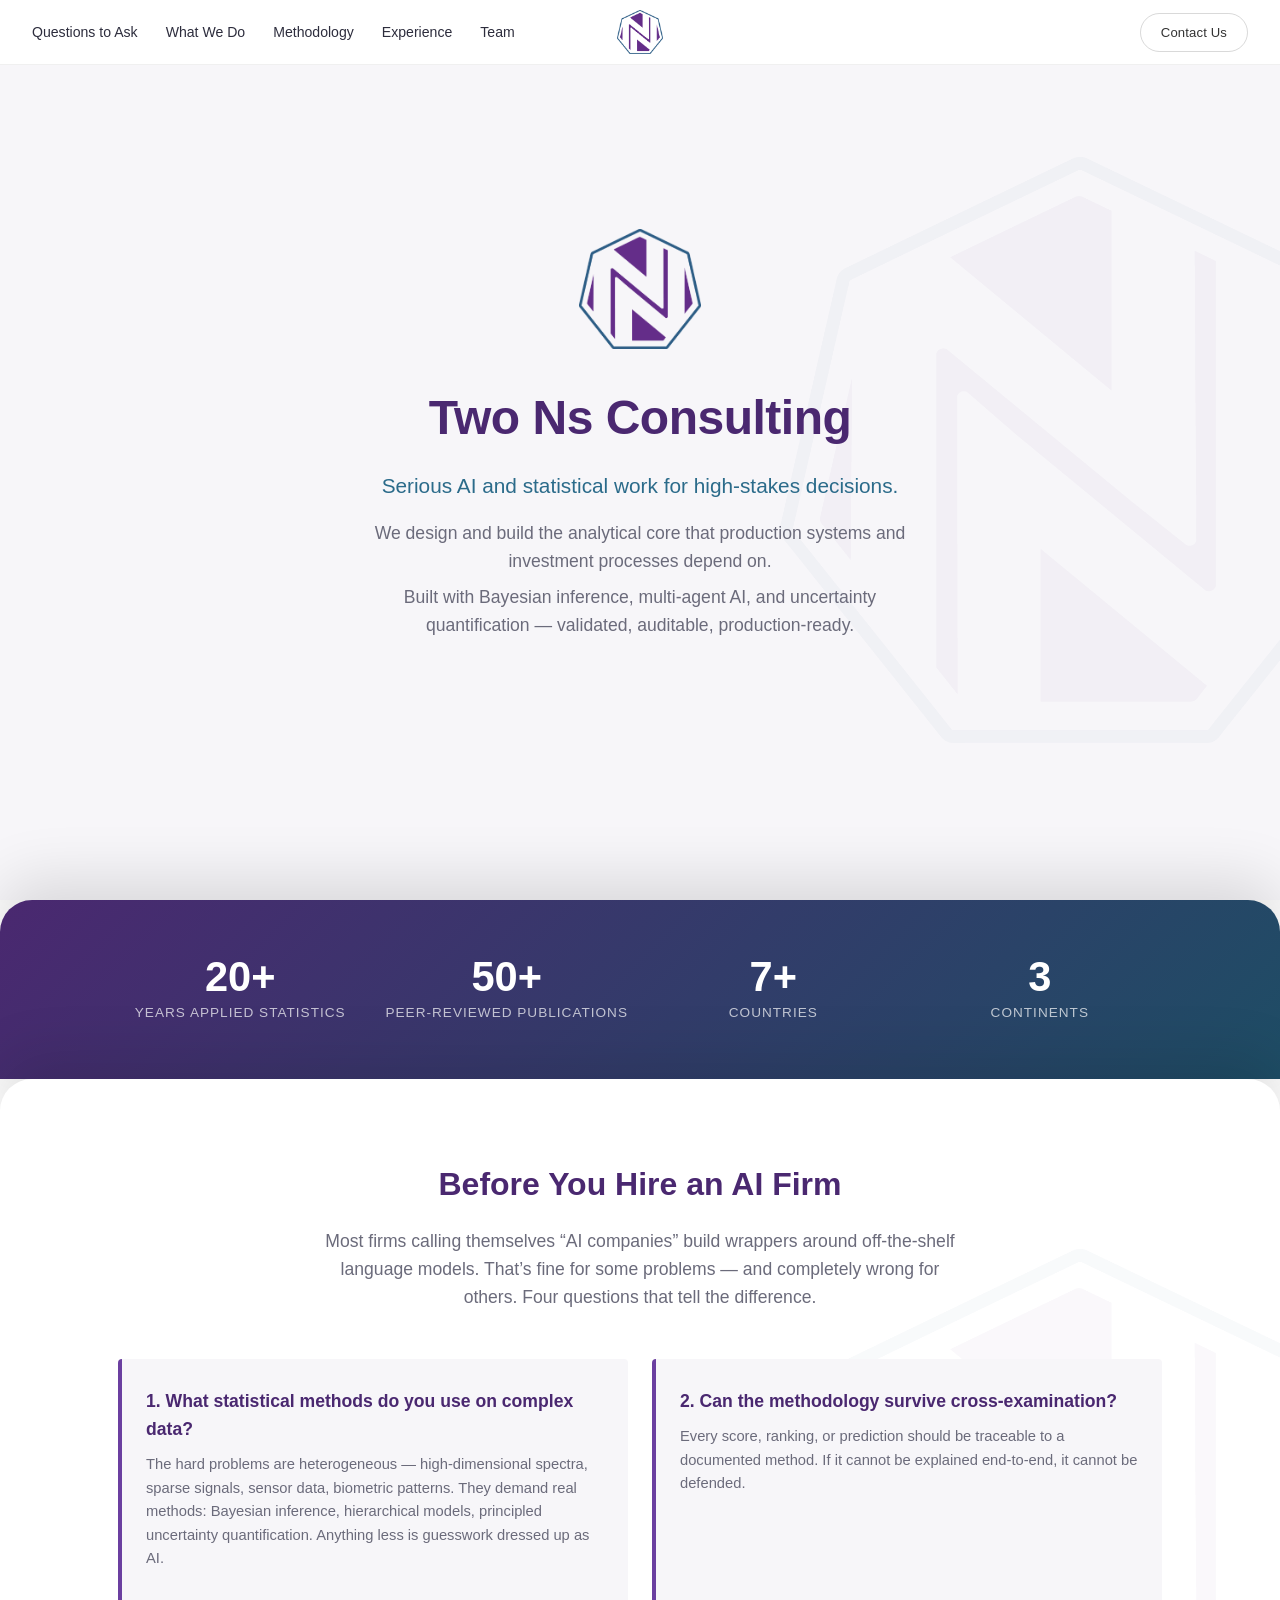
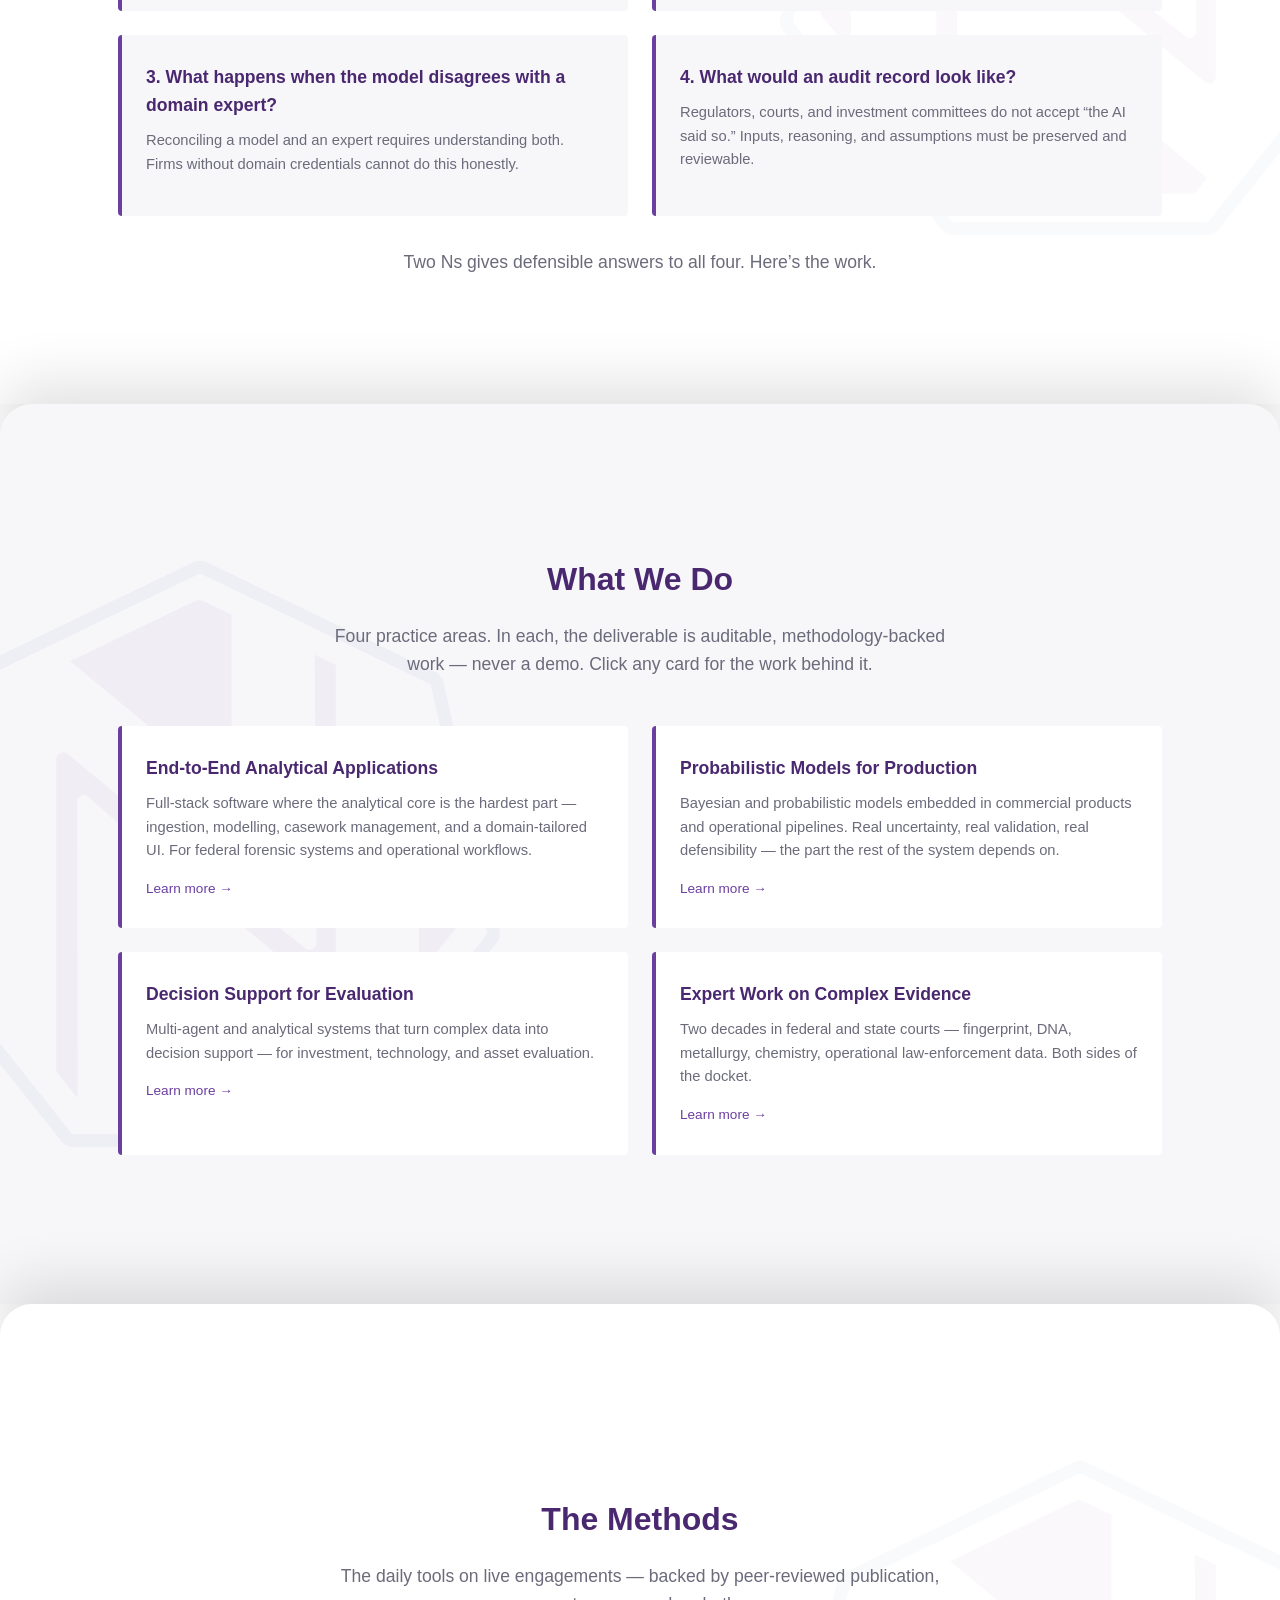
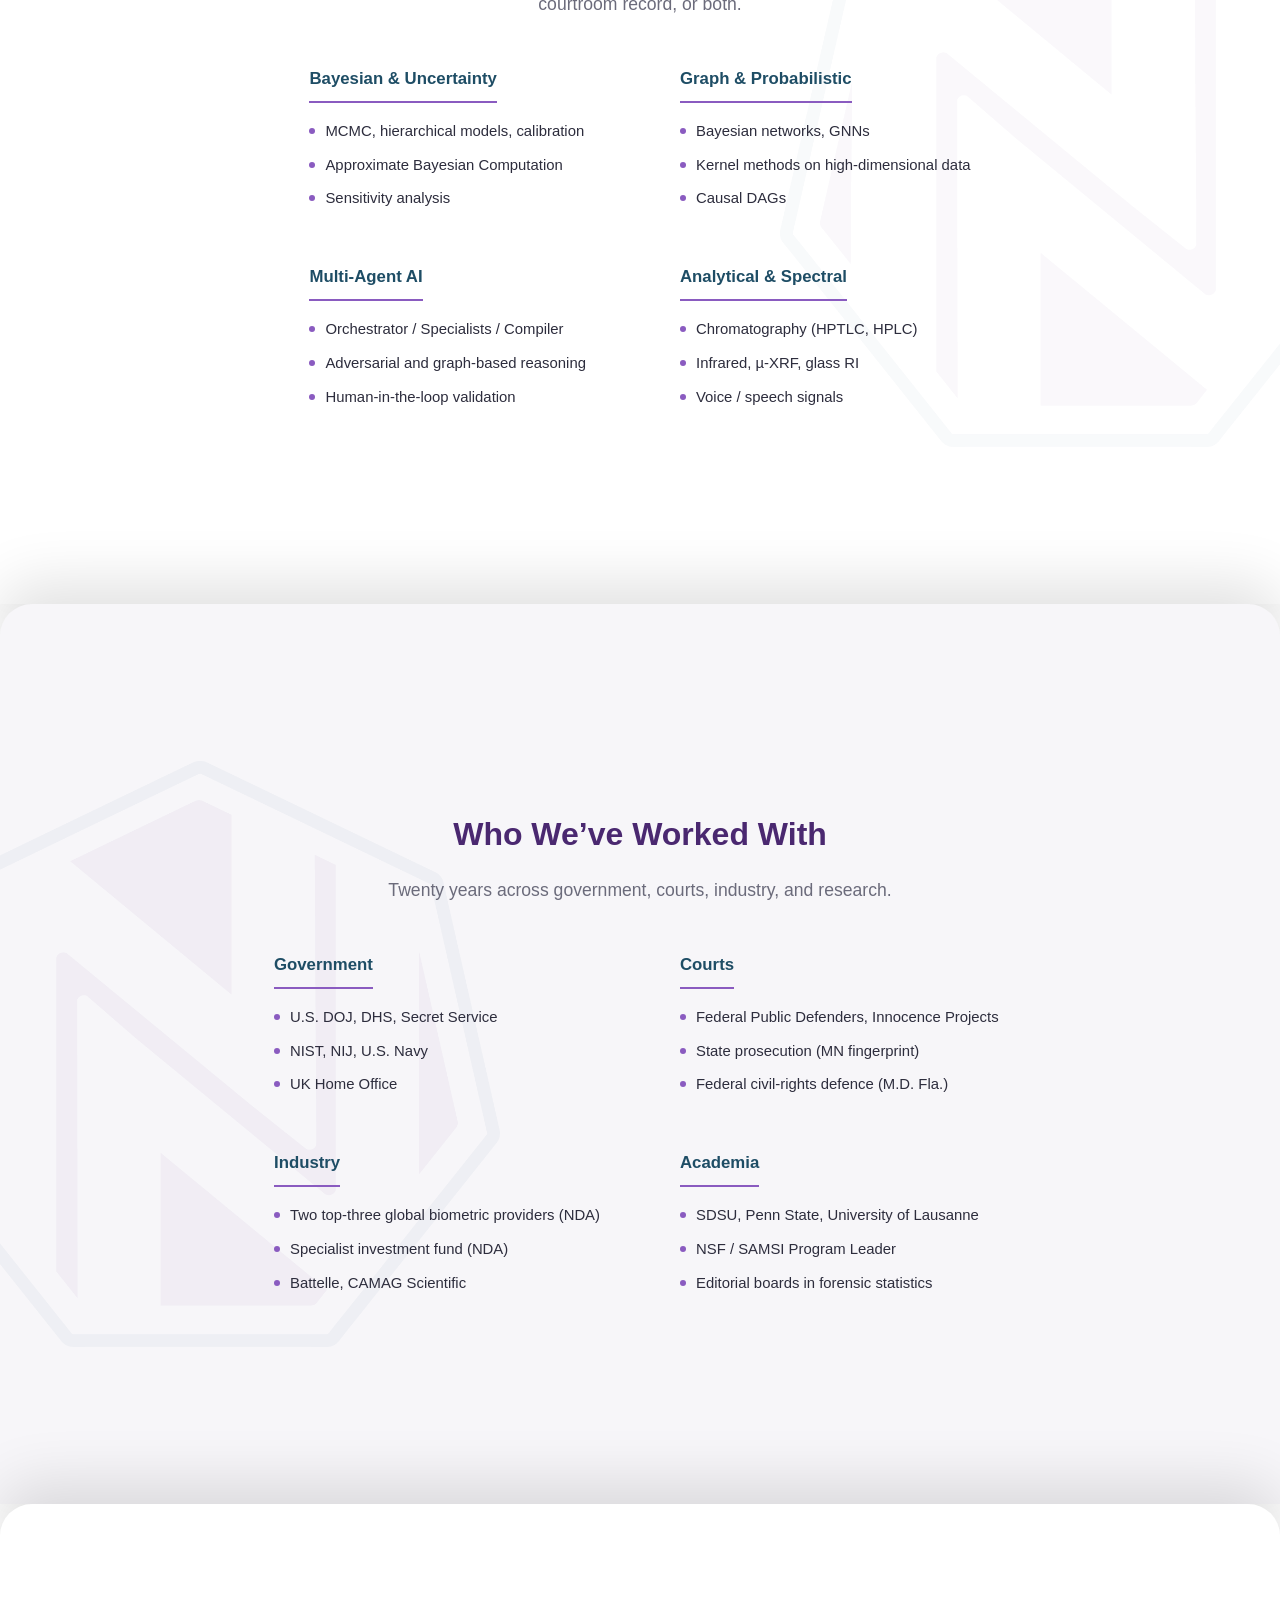
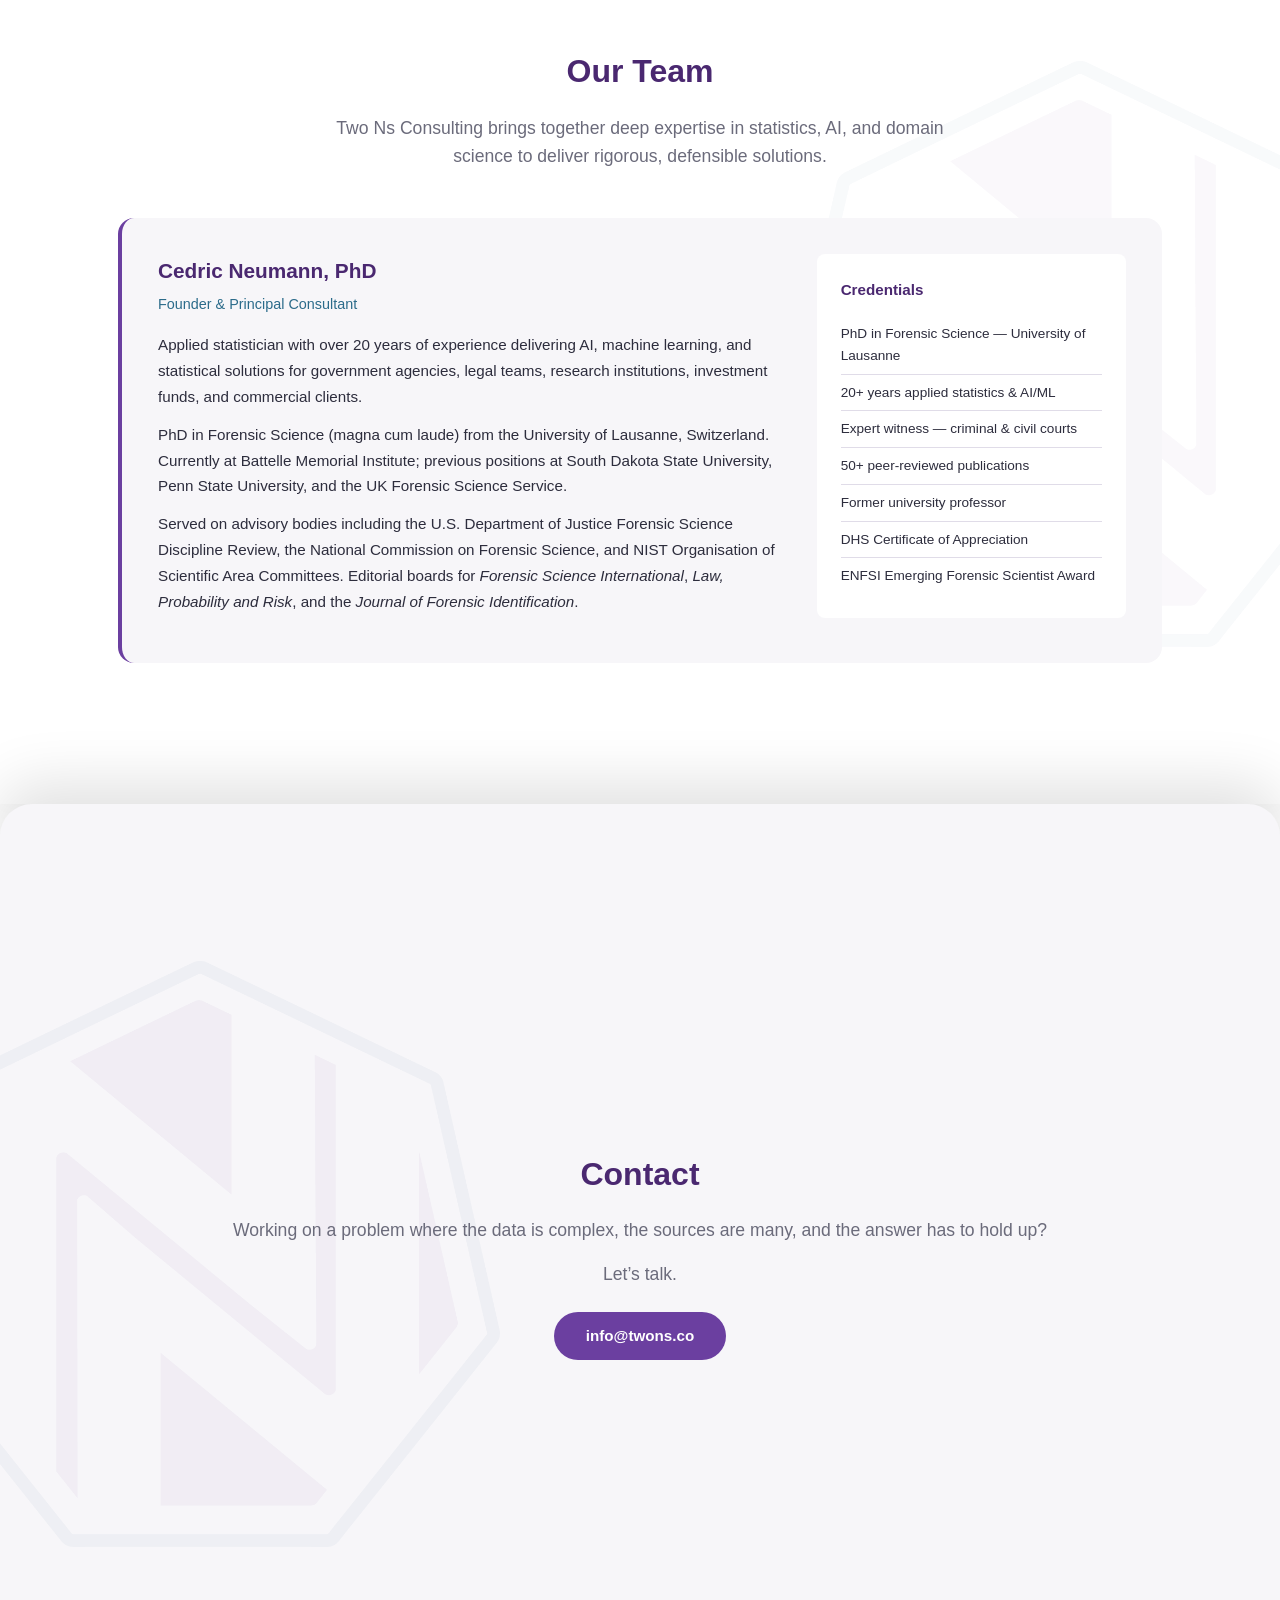
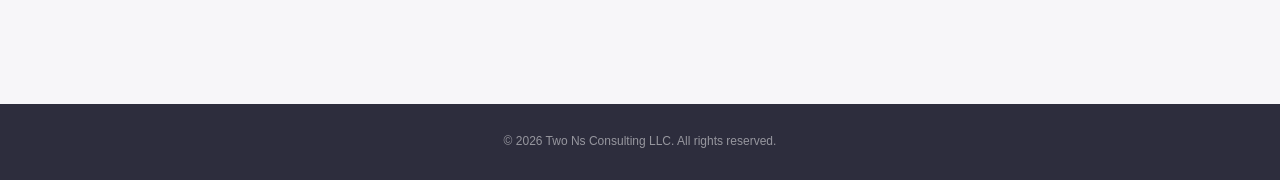
<file: index.html>
<!DOCTYPE html>
<!--
    =====================================================================
    Two Ns Consulting — index.html
    Revised 2026-05-10 to reflect the two hero stories agreed in:
        4_market_research_and_ideas/2NS_Website_Hero_Story_Rights_Assessment.md
    Backup of prior version: index_BCK_2026-05-10.html
    Key changes vs. prior:
      - Two hero-story sections added (Story 1 = analytical core for
        high-stakes systems; Story 2 = statistical expert work in legal
        proceedings).
      - Removed IDEMIA and GIA from modal-stats body and Experience list
        (per IDEMIA SA Section 6.1 and GIA MNDA Section 3 — see rights doc).
      - Anonymized SANNT and the biometrics work; named USSS, DHS, DOJ,
        NIST, NIJ where public attribution is established.
      - Added Hull (MN A09-220) and Ex Parte Escobar (TX) as named legal
        anchors; OCSO civil-rights tile reframed to be diagnostic-only,
        no client-guilt implication.
      - Capability claims back-anchored to public peer-reviewed papers.
    =====================================================================
-->
<html lang="en">
<head>
    <meta charset="UTF-8">
    <meta name="viewport" content="width=device-width, initial-scale=1.0">
    <title>Two Ns Consulting | Real Modelling for Defensible Decisions</title>
    <meta name="description" content="Two Ns Consulting LLC builds the analytical core of high-stakes systems — investment evaluation, production AI, decision support. Bayesian inference, multi-agent AI, uncertainty quantification. Validated, auditable, production-ready.">
    <meta name="robots" content="noindex, nofollow">
    <link rel="icon" type="image/png" href="assets/images/logo.png">
    <link rel="stylesheet" href="assets/style.css?v=20260510-1">
</head>
<body>

    <nav>
        <div class="nav-inner">
            <div class="nav-left">
                <div class="nav-links">
                    <a href="#questions">Questions to Ask</a>
                    <a href="#services">What We Do</a>
                    <a href="#methodology">Methodology</a>
                    <a href="#experience">Experience</a>
                    <a href="#about">Team</a>
                </div>
                <button class="nav-toggle" aria-label="Toggle navigation">
                    <span></span>
                    <span></span>
                    <span></span>
                </button>
            </div>
            <a href="#" class="nav-logo">
                <img src="assets/images/logo.png" alt="Two Ns Consulting" class="nav-logo-img">
            </a>
            <div class="nav-right">
                <a href="#contact" class="nav-cta">Contact Us</a>
            </div>
        </div>
    </nav>

    <main class="stack">

    <!-- HERO -->
    <section class="hero-tile tile">
        <div class="bg-logo"></div>
        <div class="wrap centered">
            <img src="assets/images/logo.png" alt="Two Ns Consulting" class="hero-logo">
            <h1>Two Ns Consulting</h1>
            <p class="tagline">Serious AI and statistical work for high-stakes decisions.</p>
            <p class="hero-sub" style="margin-bottom:0.5rem;">We design and build the analytical core that production systems and investment processes depend on.</p>
            <p class="hero-sub" style="margin-top:0;">Built with Bayesian inference, multi-agent AI, and uncertainty quantification &mdash; validated, auditable, production-ready.</p>
        </div>
    </section>

    <!-- STATS -->
    <section class="stats-tile tile">
        <div class="wrap">
            <div class="stats-grid">
                <div class="stat">
                    <span class="stat-number">20+</span>
                    <span class="stat-label">Years Applied Statistics</span>
                </div>
                <div class="stat">
                    <span class="stat-number">50+</span>
                    <span class="stat-label">Peer-Reviewed Publications</span>
                </div>
                <div class="stat">
                    <span class="stat-number">7+</span>
                    <span class="stat-label">Countries</span>
                </div>
                <div class="stat">
                    <span class="stat-number">3</span>
                    <span class="stat-label">Continents</span>
                </div>
            </div>
        </div>
    </section>

    <!-- QUESTIONS TO ASK ANY AI FIRM -->
    <section id="questions" class="sec-tile tile">
        <div class="bg-logo"></div>
        <div class="wrap">
            <h2>Before You Hire an AI Firm</h2>
            <p class="section-intro">Most firms calling themselves &ldquo;AI companies&rdquo; build wrappers around off-the-shelf language models. That&rsquo;s fine for some problems &mdash; and completely wrong for others. Four questions that tell the difference.</p>

            <div class="services-grid">
                <div class="service-card">
                    <h3>1. What statistical methods do you use on complex data?</h3>
                    <p>The hard problems are heterogeneous &mdash; high-dimensional spectra, sparse signals, sensor data, biometric patterns. They demand real methods: Bayesian inference, hierarchical models, principled uncertainty quantification. Anything less is guesswork dressed up as AI.</p>
                </div>
                <div class="service-card">
                    <h3>2. Can the methodology survive cross-examination?</h3>
                    <p>Every score, ranking, or prediction should be traceable to a documented method. If it cannot be explained end-to-end, it cannot be defended.</p>
                </div>
                <div class="service-card">
                    <h3>3. What happens when the model disagrees with a domain expert?</h3>
                    <p>Reconciling a model and an expert requires understanding both. Firms without domain credentials cannot do this honestly.</p>
                </div>
                <div class="service-card">
                    <h3>4. What would an audit record look like?</h3>
                    <p>Regulators, courts, and investment committees do not accept &ldquo;the AI said so.&rdquo; Inputs, reasoning, and assumptions must be preserved and reviewable.</p>
                </div>
            </div>

            <p class="section-intro" style="margin-top:2rem;">Two Ns gives defensible answers to all four. Here&rsquo;s the work.</p>
        </div>
    </section>

    <!-- WHAT WE DO -->
    <section id="services" class="sec-tile tile">
        <div class="bg-logo"></div>
        <div class="wrap">
            <h2>What We Do</h2>
            <p class="section-intro">Four practice areas. In each, the deliverable is auditable, methodology-backed work &mdash; never a demo. Click any card for the work behind it.</p>

            <div class="services-grid">

                <div class="service-card" data-modal="modal-applications">
                    <h3>End-to-End Analytical Applications</h3>
                    <p>Full-stack software where the analytical core is the hardest part &mdash; ingestion, modelling, casework management, and a domain-tailored UI. For federal forensic systems and operational workflows.</p>
                    <span class="learn-more">Learn more &rarr;</span>
                </div>

                <div class="service-card" data-modal="modal-models">
                    <h3>Probabilistic Models for Production</h3>
                    <p>Bayesian and probabilistic models embedded in commercial products and operational pipelines. Real uncertainty, real validation, real defensibility &mdash; the part the rest of the system depends on.</p>
                    <span class="learn-more">Learn more &rarr;</span>
                </div>

                <div class="service-card" data-modal="modal-decision">
                    <h3>Decision Support for Evaluation</h3>
                    <p>Multi-agent and analytical systems that turn complex data into decision support &mdash; for investment, technology, and asset evaluation.</p>
                    <span class="learn-more">Learn more &rarr;</span>
                </div>

                <div class="service-card" data-modal="modal-evidence">
                    <h3>Expert Work on Complex Evidence</h3>
                    <p>Two decades in federal and state courts &mdash; fingerprint, DNA, metallurgy, chemistry, operational law-enforcement data. Both sides of the docket.</p>
                    <span class="learn-more">Learn more &rarr;</span>
                </div>

            </div>
        </div>
    </section>

    <!-- METHODOLOGY -->
    <section id="methodology" class="sec-tile tile">
        <div class="bg-logo"></div>
        <div class="wrap">
            <h2>The Methods</h2>
            <p class="section-intro">The daily tools on live engagements &mdash; backed by peer-reviewed publication, courtroom record, or both.</p>

            <div class="experience-grid">
                <div class="exp-category">
                    <h3>Bayesian &amp; Uncertainty</h3>
                    <ul>
                        <li>MCMC, hierarchical models, calibration</li>
                        <li>Approximate Bayesian Computation</li>
                        <li>Sensitivity analysis</li>
                    </ul>
                </div>
                <div class="exp-category">
                    <h3>Graph &amp; Probabilistic</h3>
                    <ul>
                        <li>Bayesian networks, GNNs</li>
                        <li>Kernel methods on high-dimensional data</li>
                        <li>Causal DAGs</li>
                    </ul>
                </div>
                <div class="exp-category">
                    <h3>Multi-Agent AI</h3>
                    <ul>
                        <li>Orchestrator / Specialists / Compiler</li>
                        <li>Adversarial and graph-based reasoning</li>
                        <li>Human-in-the-loop validation</li>
                    </ul>
                </div>
                <div class="exp-category">
                    <h3>Analytical &amp; Spectral</h3>
                    <ul>
                        <li>Chromatography (HPTLC, HPLC)</li>
                        <li>Infrared, &micro;-XRF, glass RI</li>
                        <li>Voice / speech signals</li>
                    </ul>
                </div>
            </div>
        </div>
    </section>

    <!-- EXPERIENCE -->
    <section id="experience" class="sec-tile tile">
        <div class="bg-logo"></div>
        <div class="wrap">
            <h2>Who We&rsquo;ve Worked With</h2>
            <p class="section-intro">Twenty years across government, courts, industry, and research.</p>

            <div class="experience-grid">
                <div class="exp-category">
                    <h3>Government</h3>
                    <ul>
                        <li>U.S. DOJ, DHS, Secret Service</li>
                        <li>NIST, NIJ, U.S. Navy</li>
                        <li>UK Home Office</li>
                    </ul>
                </div>
                <div class="exp-category">
                    <h3>Courts</h3>
                    <ul>
                        <li>Federal Public Defenders, Innocence Projects</li>
                        <li>State prosecution (MN fingerprint)</li>
                        <li>Federal civil-rights defence (M.D. Fla.)</li>
                    </ul>
                </div>
                <div class="exp-category">
                    <h3>Industry</h3>
                    <ul>
                        <li>Two top-three global biometric providers (NDA)</li>
                        <li>Specialist investment fund (NDA)</li>
                        <li>Battelle, CAMAG Scientific</li>
                    </ul>
                </div>
                <div class="exp-category">
                    <h3>Academia</h3>
                    <ul>
                        <li>SDSU, Penn State, University of Lausanne</li>
                        <li>NSF / SAMSI Program Leader</li>
                        <li>Editorial boards in forensic statistics</li>
                    </ul>
                </div>
            </div>
        </div>
    </section>

    <!-- TEAM -->
    <section id="about" class="sec-tile tile">
        <div class="bg-logo"></div>
        <div class="wrap">
            <h2>Our Team</h2>
            <p class="section-intro">Two Ns Consulting brings together deep expertise in statistics, AI, and domain science to deliver rigorous, defensible solutions.</p>

            <div class="team-grid">
                <div class="team-card">
                    <div class="team-info">
                        <h3>Cedric Neumann, PhD</h3>
                        <span class="team-role">Founder &amp; Principal Consultant</span>
                        <p>Applied statistician with over 20 years of experience delivering AI, machine learning, and statistical solutions for government agencies, legal teams, research institutions, investment funds, and commercial clients.</p>
                        <p>PhD in Forensic Science (magna cum laude) from the University of Lausanne, Switzerland. Currently at Battelle Memorial Institute; previous positions at South Dakota State University, Penn State University, and the UK Forensic Science Service.</p>
                        <p>Served on advisory bodies including the U.S. Department of Justice Forensic Science Discipline Review, the National Commission on Forensic Science, and NIST Organisation of Scientific Area Committees. Editorial boards for <em>Forensic Science International</em>, <em>Law, Probability and Risk</em>, and the <em>Journal of Forensic Identification</em>.</p>
                    </div>
                    <div class="team-credentials">
                        <h4>Credentials</h4>
                        <ul>
                            <li>PhD in Forensic Science &mdash; University of Lausanne</li>
                            <li>20+ years applied statistics &amp; AI/ML</li>
                            <li>Expert witness &mdash; criminal &amp; civil courts</li>
                            <li>50+ peer-reviewed publications</li>
                            <li>Former university professor</li>
                            <li>DHS Certificate of Appreciation</li>
                            <li>ENFSI Emerging Forensic Scientist Award</li>
                        </ul>
                    </div>
                </div>
            </div>
        </div>
    </section>

    <!-- CONTACT -->
    <section id="contact" class="sec-tile tile contact-tile">
        <div class="bg-logo"></div>
        <div class="wrap centered">
            <h2>Contact</h2>
            <p>Working on a problem where the data is complex, the sources are many, and the answer has to hold up?</p>
            <p style="margin-top:1rem;">Let&rsquo;s talk.</p>
            <a href="mailto:info@twons.co?subject=Inquiry" class="contact-email">info@twons.co</a>
        </div>
    </section>

    </main>

    <!-- Service Modals (each = a hero story) -->

    <!-- 1. End-to-End Analytical Applications -->
    <div class="modal-overlay" id="modal-applications">
        <div class="modal">
            <button class="modal-close">&times;</button>
            <h3>End-to-End Analytical Applications</h3>

            <h4>Anchor &mdash; United States Secret Service Digital Ink Library</h4>
            <p>Two Ns designed and built the digital ink library for the U.S. Secret Service: a complete client/server application covering data acquisition, processing, matching, casework management, and a domain-tailored UI. Funded by DHS/ARPA. Methodology published in <em>Journal of Chromatography A</em> (Neumann, Ramotowski, Genessay, 2011). Recognised with a DHS Certificate of Appreciation.</p>

            <h4>What &ldquo;End-to-End&rdquo; Means</h4>
            <ul>
                <li>Ingestion pipelines for unstructured and semi-structured sources</li>
                <li>Probabilistic / statistical core models with validated calibration</li>
                <li>Domain-tailored UI built around how the operators actually work</li>
                <li>Casework / workflow management with audit trails</li>
                <li>Validation, deployment, and operator training</li>
            </ul>
        </div>
    </div>

    <!-- 2. Probabilistic Models for Production Systems -->
    <div class="modal-overlay" id="modal-models">
        <div class="modal">
            <button class="modal-close">&times;</button>
            <h3>Probabilistic Models for Production Systems</h3>

            <h4>Anchor &mdash; Commercial Biometric Identification</h4>
            <p>Two of the world&rsquo;s largest biometric identification companies engaged Two Ns to develop and validate the probabilistic core of their fingerprint weight-of-evidence models &mdash; the part their commercial offerings rely on for defensibility. Academic version of the methodology published in <em>Electronic Journal of Statistics</em> (Hendricks, Neumann, Saunders, 2021).</p>

            <h4>Modelling Toolkit</h4>
            <ul>
                <li>Bayesian inference, MCMC, hierarchical models</li>
                <li>Approximate Bayesian Computation (ABC) for likelihood-free inference</li>
                <li>Kernel-based methods for high-dimensional source inference</li>
                <li>Probabilistic graph models, Bayesian networks, GNNs</li>
                <li>Validation against operational deployment requirements</li>
            </ul>

            <h4>Selected Public Work</h4>
            <ul>
                <li>Hendricks, Neumann, Saunders, <em>Electron. J. Stat.</em> 2021 &mdash; ROC-based ABC for fingerprint evidence</li>
                <li>Ausdemore et al., <em>J. Chemometrics</em> 2020 &mdash; high-dimensional chemical data</li>
                <li>Lavine, Almirall, Muehlethaler, Neumann, Workman, <em>Forensic Chemistry</em> 2020 &mdash; infrared spectra</li>
                <li>Morrison et al., <em>Science &amp; Justice</em> 2021 &mdash; voice comparison validation</li>
            </ul>
        </div>
    </div>

    <!-- 3. Decision Support for Evaluation -->
    <div class="modal-overlay" id="modal-decision">
        <div class="modal">
            <button class="modal-close">&times;</button>
            <h3>Decision Support for Evaluation</h3>

            <h4>Anchor &mdash; Specialist Investment Fund</h4>
            <p>Engaged by a specialist investment fund to provide sound analytical support for evaluation and decision-making. Under NDA.</p>

            <h4>Capabilities</h4>
            <ul>
                <li>Multi-agent AI for ingesting, organising, and triaging complex source material</li>
                <li>Bayesian estimation of unobserved quantities with calibrated uncertainty</li>
                <li>Human-in-the-loop validation</li>
                <li>Custom analyst UI with end-to-end chain of custody on inputs, edits, and decisions</li>
                <li>Defensible, auditable output for analyst and committee review</li>
            </ul>
        </div>
    </div>

    <!-- 4. Expert Work on Complex Evidence -->
    <div class="modal-overlay" id="modal-evidence">
        <div class="modal">
            <button class="modal-close">&times;</button>
            <h3>Expert Work on Complex Evidence</h3>

            <p>Two decades of expert engagements in federal and state courts. Every output here has been challenged under oath. This is the crucible the rest of Two Ns&rsquo; work was forged in.</p>

            <h4>Selected Public Cases</h4>
            <ul>
                <li><em>State v. Hull</em>, MN Supreme Court A09-220 (published opinion)</li>
                <li><em>Ex Parte Escobar</em>, Travis County TX, D-1-DC-09-301250-B / WR-81,574-02</li>
                <li><em>USA v. Pepe</em>, USDC C.D. Cal., CR 07-168(C)-DSF</li>
                <li><em>Turnidge v. Kelly</em>, Oregon Circuit, 17CV05442</li>
                <li>Cook County (Robertson, Henderson, Guedes) and Hennepin / Mille Lacs County matters</li>
                <li>Federal civil-rights matters, M.D. Fla.: 6:24-cv-00571, 6:25-cv-00252</li>
            </ul>

            <h4>Both Sides of the Docket</h4>
            <ul>
                <li>Federal Public Defenders, Innocence Projects, capital litigators</li>
                <li>State prosecution-side fingerprint matters in Minnesota</li>
                <li>Defense-side civil-rights litigation; available to plaintiffs&rsquo; firms</li>
                <li>Workshops at Cook County PD, Midwest Innocence Project, FBI-CJIS, US Army Crime Lab, US Secret Service, multiple state and foreign police agencies</li>
            </ul>

            <h4>Areas of Expertise</h4>
            <ul>
                <li>Pattern and impression evidence (fingerprints, footwear, firearms, documents)</li>
                <li>Chemical and spectral evidence (ink, glass, paint, dust mixtures)</li>
                <li>DNA mixture interpretation</li>
                <li>Individualization (skin marks, dermatoglyphics)</li>
                <li>Operational law-enforcement data analysis</li>
            </ul>
        </div>
    </div>

    <footer>
        <div class="wrap">
            <div class="footer-content">
                <p>&copy; 2026 Two Ns Consulting LLC. All rights reserved.</p>
            </div>
        </div>
    </footer>

    <script>
        // Mobile nav toggle
        document.querySelector('.nav-toggle').addEventListener('click', function() {
            document.querySelector('.nav-links').classList.toggle('active');
            this.classList.toggle('active');
        });

        // Anchor scroll. Both getBoundingClientRect and offsetTop have known
        // quirks on sticky-positioned elements (they can return the rendered
        // sticky position instead of the natural document position). Bypass
        // by summing the natural heights of all preceding tiles — that gives
        // the correct cumulative document Y regardless of any tile being
        // currently stuck.
        document.querySelectorAll('a[href^="#"]').forEach(anchor => {
            anchor.addEventListener('click', function(e) {
                e.preventDefault();
                const href = this.getAttribute('href');
                if (href === '#' || !href) return;
                const target = document.querySelector(href);
                if (!target) return;

                const tiles = Array.from(document.querySelectorAll('main.stack > .tile'));
                const targetIndex = tiles.indexOf(target);
                let targetY;
                if (targetIndex >= 0) {
                    targetY = 0;
                    for (let i = 0; i < targetIndex; i++) {
                        targetY += tiles[i].offsetHeight;
                    }
                } else {
                    targetY = target.offsetTop;
                }

                const navHeight = 64;
                window.scrollTo(0, Math.max(0, targetY - navHeight));

                document.querySelector('.nav-links').classList.remove('active');
                document.querySelector('.nav-toggle').classList.remove('active');
            });
        });

        // Modals
        document.querySelectorAll('.service-card[data-modal]').forEach(card => {
            card.addEventListener('click', function() {
                const modalId = this.getAttribute('data-modal');
                document.getElementById(modalId).classList.add('active');
                document.body.style.overflow = 'hidden';
            });
        });

        document.querySelectorAll('.modal-close').forEach(btn => {
            btn.addEventListener('click', function(e) {
                e.stopPropagation();
                this.closest('.modal-overlay').classList.remove('active');
                document.body.style.overflow = '';
            });
        });

        document.querySelectorAll('.modal-overlay').forEach(overlay => {
            overlay.addEventListener('click', function(e) {
                if (e.target === this) {
                    this.classList.remove('active');
                    document.body.style.overflow = '';
                }
            });
        });

        document.addEventListener('keydown', function(e) {
            if (e.key === 'Escape') {
                document.querySelectorAll('.modal-overlay.active').forEach(m => {
                    m.classList.remove('active');
                    document.body.style.overflow = '';
                });
            }
        });

        // Fade-in on scroll
        const observer = new IntersectionObserver((entries) => {
            entries.forEach(entry => {
                if (entry.isIntersecting) {
                    entry.target.classList.add('visible');
                }
            });
        }, { threshold: 0.1 });

        document.querySelectorAll('.service-card, .exp-category, .team-card, .stat, .sec-tile h2, .section-intro').forEach(el => {
            el.classList.add('fade-in');
            observer.observe(el);
        });
    </script>

</body>
</html>
</file>
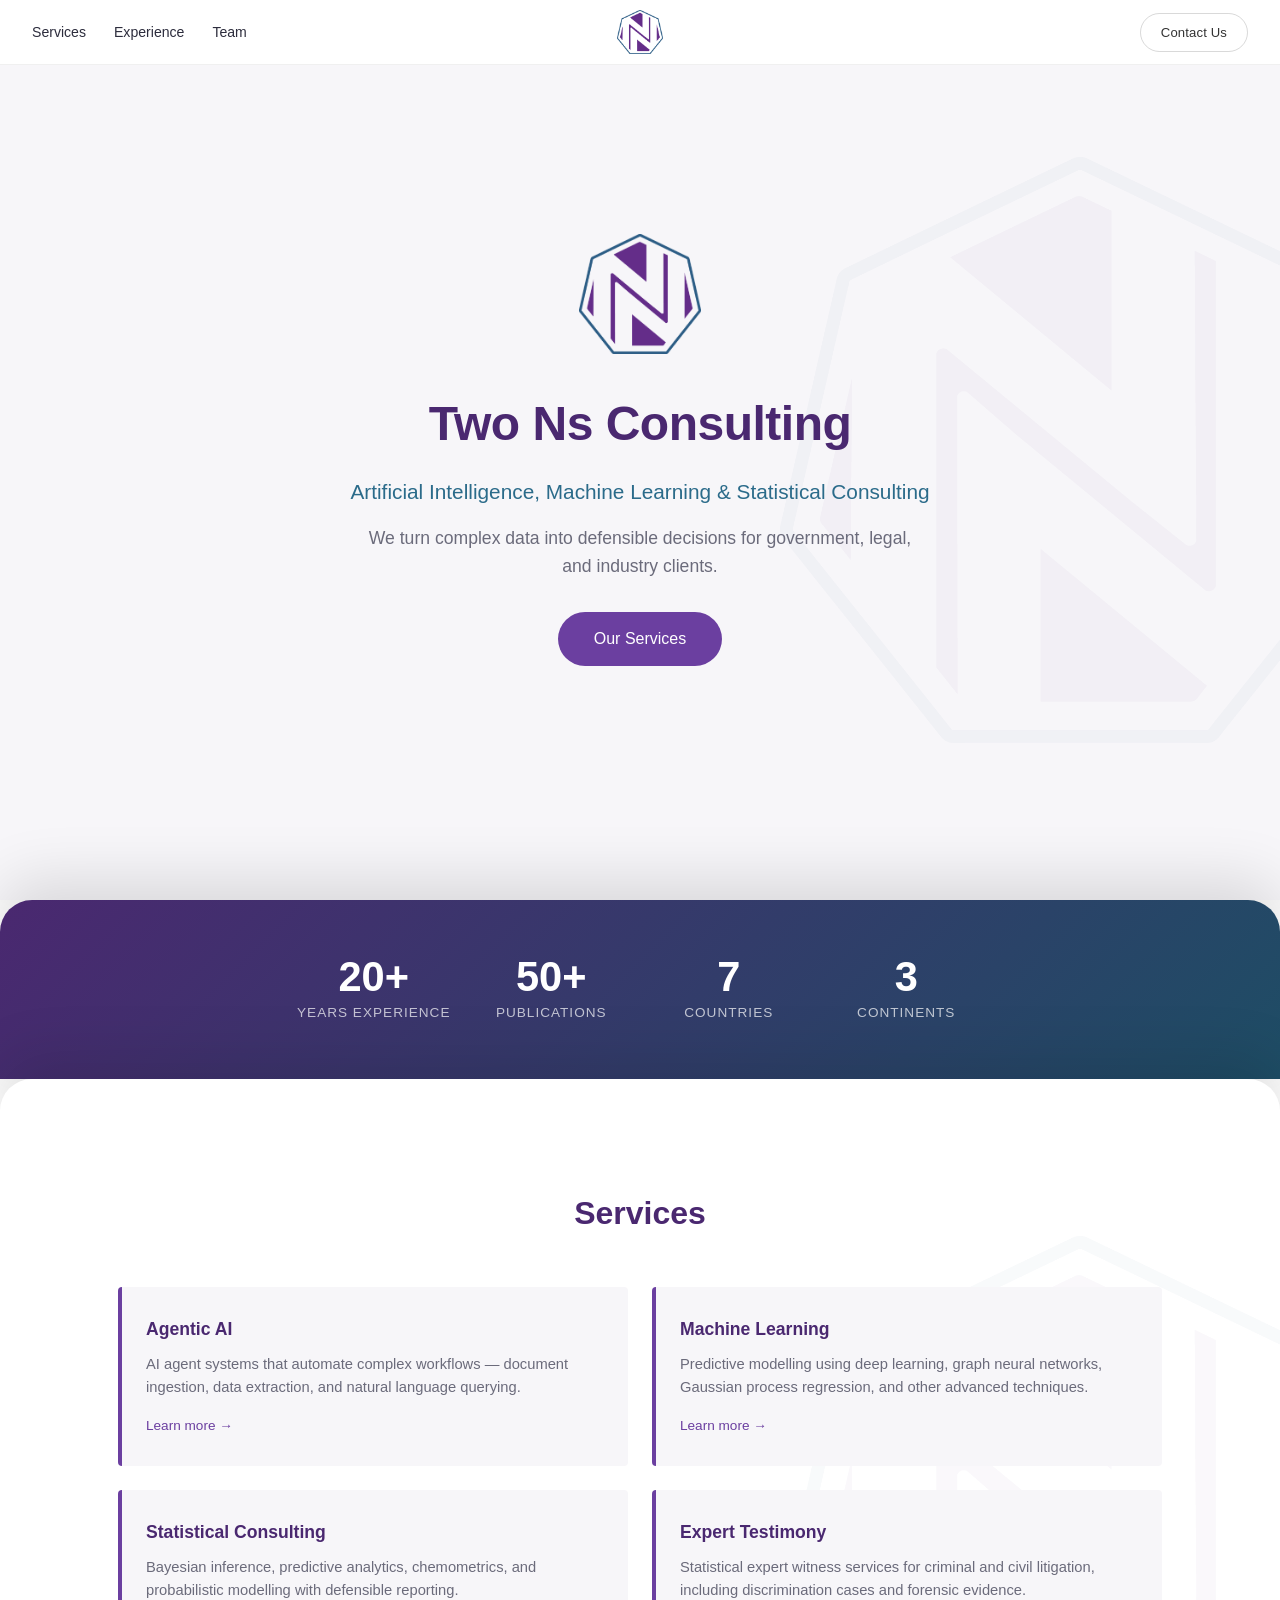
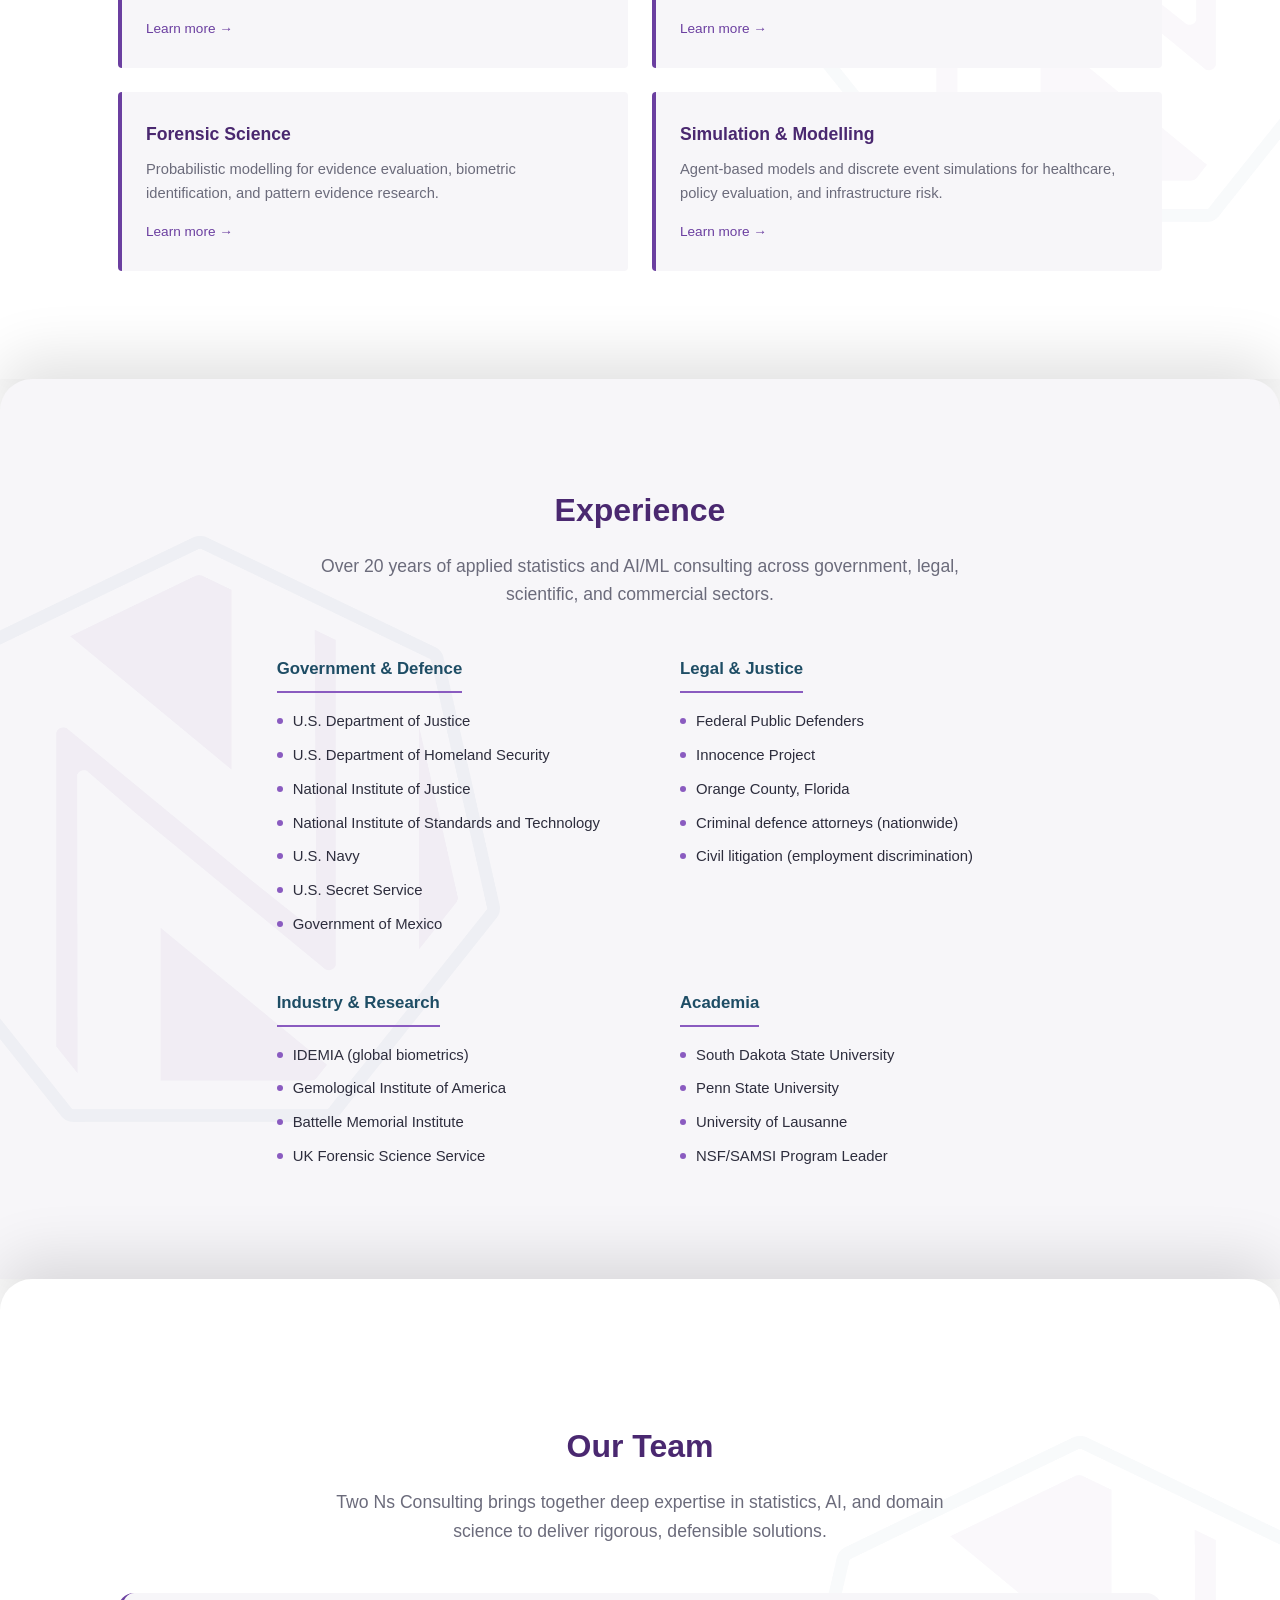
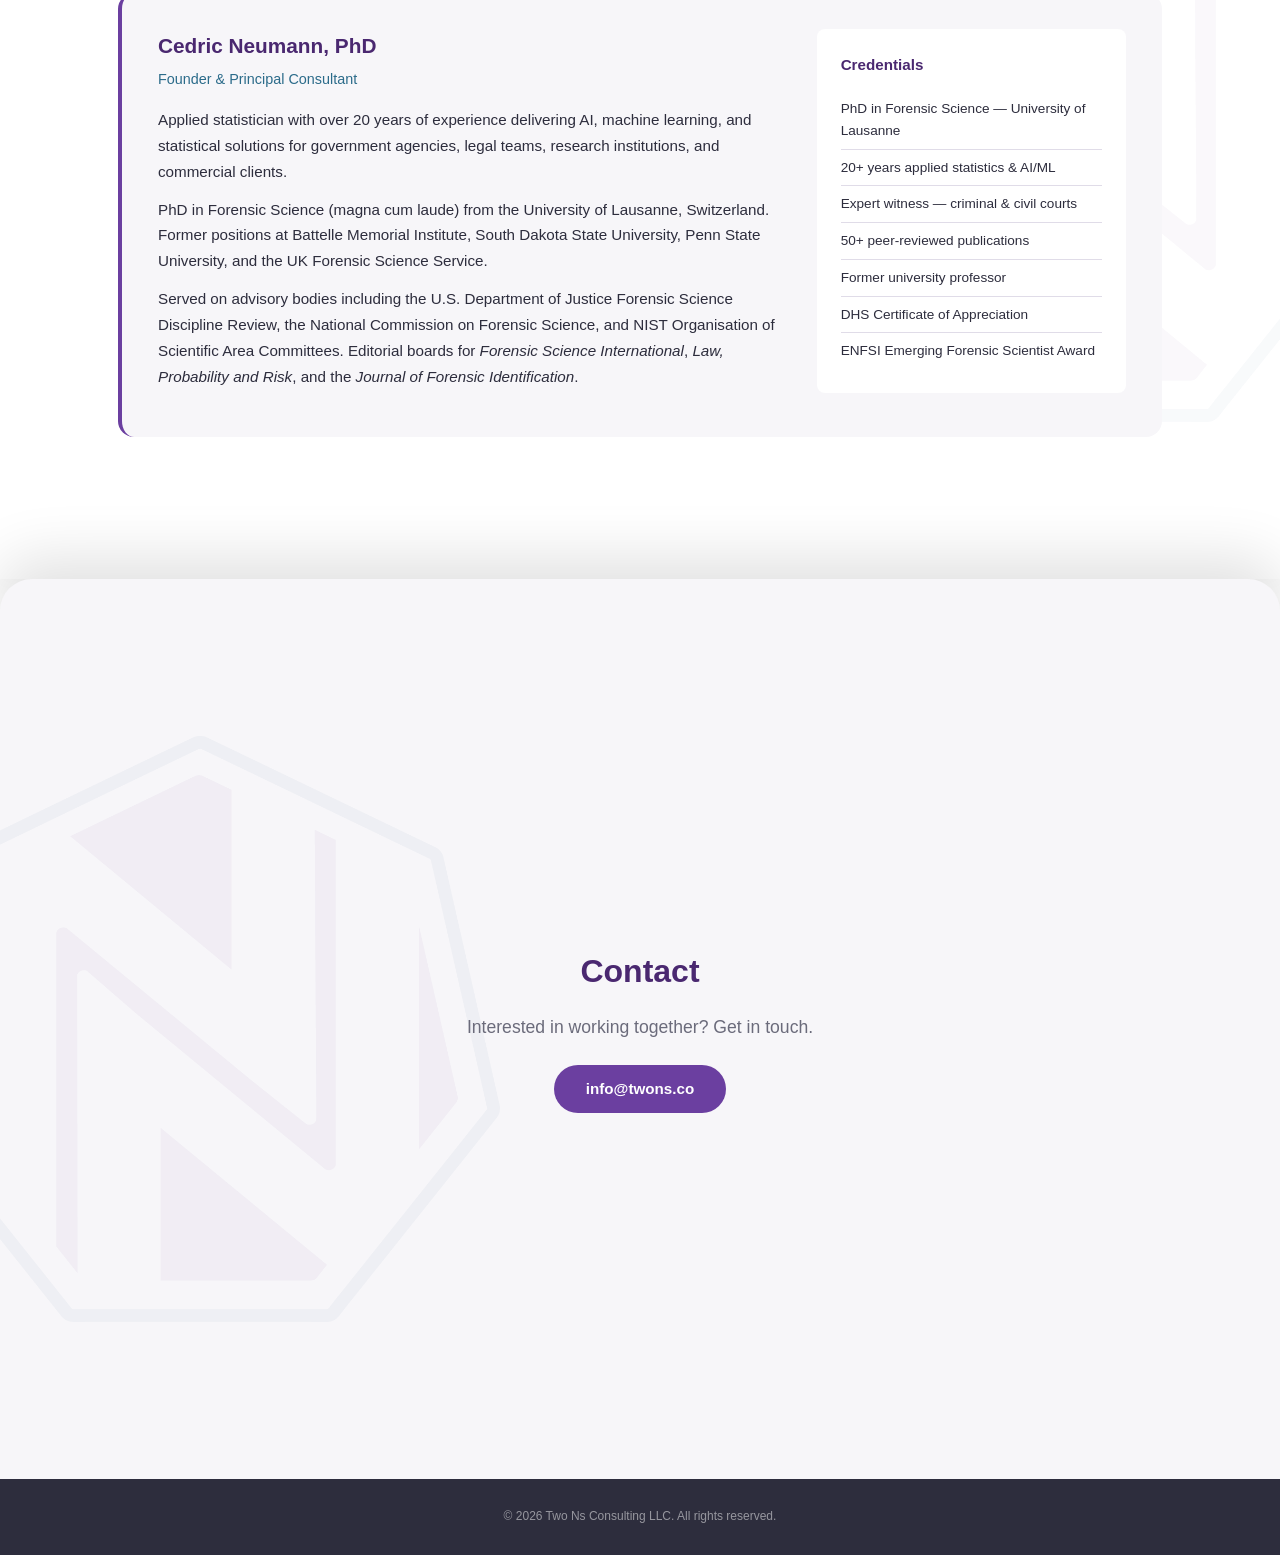
<file: index_BCK.html>
<!DOCTYPE html>
<html lang="en">
<head>
    <meta charset="UTF-8">
    <meta name="viewport" content="width=device-width, initial-scale=1.0">
    <title>Two Ns Consulting | AI, Machine Learning &amp; Statistical Consulting</title>
    <meta name="description" content="Two Ns Consulting LLC provides AI, machine learning, and statistical consulting services for government, legal, and industry clients.">
    <link rel="icon" type="image/png" href="assets/images/logo.png">
    <link rel="stylesheet" href="assets/style.css">
</head>
<body>

    <nav>
        <div class="nav-inner">
            <div class="nav-left">
                <div class="nav-links">
                    <a href="#services">Services</a>
                    <a href="#experience">Experience</a>
                    <a href="#about">Team</a>
                </div>
                <button class="nav-toggle" aria-label="Toggle navigation">
                    <span></span>
                    <span></span>
                    <span></span>
                </button>
            </div>
            <a href="#" class="nav-logo">
                <img src="assets/images/logo.png" alt="Two Ns Consulting" class="nav-logo-img">
            </a>
            <div class="nav-right">
                <a href="#contact" class="nav-cta">Contact Us</a>
            </div>
        </div>
    </nav>

    <main class="stack">

    <!-- HERO -->
    <section class="hero-tile tile">
        <div class="bg-logo"></div>
        <div class="wrap centered">
            <img src="assets/images/logo.png" alt="Two Ns Consulting" class="hero-logo">
            <h1>Two Ns Consulting</h1>
            <p class="tagline">Artificial Intelligence, Machine Learning &amp; Statistical Consulting</p>
            <p class="hero-sub">We turn complex data into defensible decisions for government, legal, and industry clients.</p>
            <a href="#services" class="cta-button">Our Services</a>
        </div>
    </section>

    <!-- STATS -->
    <section class="stats-tile tile">
        <div class="wrap">
            <div class="stats-grid">
                <div class="stat">
                    <span class="stat-number">20+</span>
                    <span class="stat-label">Years Experience</span>
                </div>
                <div class="stat">
                    <span class="stat-number">50+</span>
                    <span class="stat-label">Publications</span>
                </div>
                <div class="stat">
                    <span class="stat-number">7</span>
                    <span class="stat-label">Countries</span>
                </div>
                <div class="stat">
                    <span class="stat-number">3</span>
                    <span class="stat-label">Continents</span>
                </div>
            </div>
        </div>
    </section>

    <!-- SERVICES -->
    <section id="services" class="sec-tile tile">
        <div class="bg-logo"></div>
        <div class="wrap">
            <h2>Services</h2>
            <div class="services-grid">

                <div class="service-card" data-modal="modal-ai">
                    <h3>Agentic AI</h3>
                    <p>AI agent systems that automate complex workflows &mdash; document ingestion, data extraction, and natural language querying.</p>
                    <span class="learn-more">Learn more &rarr;</span>
                </div>

                <div class="service-card" data-modal="modal-ml">
                    <h3>Machine Learning</h3>
                    <p>Predictive modelling using deep learning, graph neural networks, Gaussian process regression, and other advanced techniques.</p>
                    <span class="learn-more">Learn more &rarr;</span>
                </div>

                <div class="service-card" data-modal="modal-stats">
                    <h3>Statistical Consulting</h3>
                    <p>Bayesian inference, predictive analytics, chemometrics, and probabilistic modelling with defensible reporting.</p>
                    <span class="learn-more">Learn more &rarr;</span>
                </div>

                <div class="service-card" data-modal="modal-expert">
                    <h3>Expert Testimony</h3>
                    <p>Statistical expert witness services for criminal and civil litigation, including discrimination cases and forensic evidence.</p>
                    <span class="learn-more">Learn more &rarr;</span>
                </div>

                <div class="service-card" data-modal="modal-forensic">
                    <h3>Forensic Science</h3>
                    <p>Probabilistic modelling for evidence evaluation, biometric identification, and pattern evidence research.</p>
                    <span class="learn-more">Learn more &rarr;</span>
                </div>

                <div class="service-card" data-modal="modal-sim">
                    <h3>Simulation &amp; Modelling</h3>
                    <p>Agent-based models and discrete event simulations for healthcare, policy evaluation, and infrastructure risk.</p>
                    <span class="learn-more">Learn more &rarr;</span>
                </div>

            </div>
        </div>
    </section>

    <!-- EXPERIENCE -->
    <section id="experience" class="sec-tile tile">
        <div class="bg-logo"></div>
        <div class="wrap">
            <h2>Experience</h2>
            <p class="section-intro">Over 20 years of applied statistics and AI/ML consulting across government, legal, scientific, and commercial sectors.</p>

            <div class="experience-grid">
                <div class="exp-category">
                    <h3>Government &amp; Defence</h3>
                    <ul>
                        <li>U.S. Department of Justice</li>
                        <li>U.S. Department of Homeland Security</li>
                        <li>National Institute of Justice</li>
                        <li>National Institute of Standards and Technology</li>
                        <li>U.S. Navy</li>
                        <li>U.S. Secret Service</li>
                        <li>Government of Mexico</li>
                    </ul>
                </div>

                <div class="exp-category">
                    <h3>Legal &amp; Justice</h3>
                    <ul>
                        <li>Federal Public Defenders</li>
                        <li>Innocence Project</li>
                        <li>Orange County, Florida</li>
                        <li>Criminal defence attorneys (nationwide)</li>
                        <li>Civil litigation (employment discrimination)</li>
                    </ul>
                </div>

                <div class="exp-category">
                    <h3>Industry &amp; Research</h3>
                    <ul>
                        <li>IDEMIA (global biometrics)</li>
                        <li>Gemological Institute of America</li>
                        <li>Battelle Memorial Institute</li>
                        <li>UK Forensic Science Service</li>
                    </ul>
                </div>

                <div class="exp-category">
                    <h3>Academia</h3>
                    <ul>
                        <li>South Dakota State University</li>
                        <li>Penn State University</li>
                        <li>University of Lausanne</li>
                        <li>NSF/SAMSI Program Leader</li>
                    </ul>
                </div>
            </div>
        </div>
    </section>

    <!-- TEAM -->
    <section id="about" class="sec-tile tile">
        <div class="bg-logo"></div>
        <div class="wrap">
            <h2>Our Team</h2>
            <p class="section-intro">Two Ns Consulting brings together deep expertise in statistics, AI, and domain science to deliver rigorous, defensible solutions.</p>

            <div class="team-grid">
                <div class="team-card">
                    <div class="team-info">
                        <h3>Cedric Neumann, PhD</h3>
                        <span class="team-role">Founder &amp; Principal Consultant</span>
                        <p>Applied statistician with over 20 years of experience delivering AI, machine learning, and statistical solutions for government agencies, legal teams, research institutions, and commercial clients.</p>
                        <p>PhD in Forensic Science (magna cum laude) from the University of Lausanne, Switzerland. Former positions at Battelle Memorial Institute, South Dakota State University, Penn State University, and the UK Forensic Science Service.</p>
                        <p>Served on advisory bodies including the U.S. Department of Justice Forensic Science Discipline Review, the National Commission on Forensic Science, and NIST Organisation of Scientific Area Committees. Editorial boards for <em>Forensic Science International</em>, <em>Law, Probability and Risk</em>, and the <em>Journal of Forensic Identification</em>.</p>
                    </div>
                    <div class="team-credentials">
                        <h4>Credentials</h4>
                        <ul>
                            <li>PhD in Forensic Science &mdash; University of Lausanne</li>
                            <li>20+ years applied statistics &amp; AI/ML</li>
                            <li>Expert witness &mdash; criminal &amp; civil courts</li>
                            <li>50+ peer-reviewed publications</li>
                            <li>Former university professor</li>
                            <li>DHS Certificate of Appreciation</li>
                            <li>ENFSI Emerging Forensic Scientist Award</li>
                        </ul>
                    </div>
                </div>
            </div>
        </div>
    </section>

    <!-- CONTACT -->
    <section id="contact" class="sec-tile tile contact-tile">
        <div class="bg-logo"></div>
        <div class="wrap centered">
            <h2>Contact</h2>
            <p>Interested in working together? Get in touch.</p>
            <a href="mailto:info@twons.co?subject=Inquiry" class="contact-email">info@twons.co</a>
        </div>
    </section>

    </main>

    <!-- Service Modals -->
    <div class="modal-overlay" id="modal-ai">
        <div class="modal">
            <button class="modal-close">&times;</button>
            <h3>Agentic AI</h3>
            <p>We design and build AI agent systems that automate complex, multi-step workflows that previously required extensive manual effort. Our solutions connect AI models to your existing infrastructure &mdash; databases, document stores, dashboards &mdash; so they can act autonomously while keeping humans in the loop for critical decisions.</p>
            <h4>Capabilities</h4>
            <ul>
                <li>Model Context Protocol (MCP) frameworks connecting AI agents to Power BI, SQL databases, and enterprise systems</li>
                <li>Document ingestion pipelines that extract, curate, and validate data automatically</li>
                <li>Natural language interfaces for querying structured data and archived records</li>
                <li>Causal process flow construction for policy analysis and complex interventions</li>
                <li>Multi-agent orchestration for evaluation, scoring, and decision-support workflows</li>
            </ul>
            <h4>Representative Work</h4>
            <ul>
                <li>AI-powered technology evaluation and triage system for an investment accelerator</li>
                <li>Automated literature and data mining system for government research archives</li>
                <li>Document-to-database pipelines with human-in-the-loop validation</li>
            </ul>
        </div>
    </div>

    <div class="modal-overlay" id="modal-ml">
        <div class="modal">
            <button class="modal-close">&times;</button>
            <h3>Machine Learning</h3>
            <p>We develop and deploy machine learning models tailored to your domain &mdash; from materials science to defence applications. Our approach emphasises interpretability, validation, and production readiness, not just model accuracy.</p>
            <h4>Capabilities</h4>
            <ul>
                <li>Deep learning for regression and classification on structured and unstructured data</li>
                <li>Graph neural networks for sensor fusion and relational data</li>
                <li>Gaussian process regression for uncertainty-aware predictions</li>
                <li>Transfer learning and fine-tuning for domain-specific applications</li>
                <li>Model validation, explainability, and deployment support</li>
            </ul>
            <h4>Representative Work</h4>
            <ul>
                <li>Failure prediction in carbon-carbon composites (Gaussian process regression)</li>
                <li>Sensor data fusion for CBRNE detection (graph neural networks)</li>
                <li>CO2 pressure and saturation prediction for underground carbon storage (deep learning)</li>
                <li>Alloy property prediction for materials development (deep learning)</li>
            </ul>
        </div>
    </div>

    <div class="modal-overlay" id="modal-stats">
        <div class="modal">
            <button class="modal-close">&times;</button>
            <h3>Statistical Consulting</h3>
            <p>We provide rigorous statistical analysis and modelling for clients who need results that are defensible, reproducible, and clearly communicated. Our work spans Bayesian inference, predictive analytics, and specialised techniques like chemometrics.</p>
            <h4>Capabilities</h4>
            <ul>
                <li>Bayesian inferential and predictive modelling</li>
                <li>Chemometrics and multivariate analysis for materials identification and tracking</li>
                <li>Probabilistic modelling and uncertainty quantification</li>
                <li>Experimental design and sample size determination</li>
                <li>Statistical reporting for technical and non-technical stakeholders</li>
            </ul>
            <h4>Representative Work</h4>
            <ul>
                <li>Diamond identification and provenance tracking for the Gemological Institute of America</li>
                <li>Probabilistic modelling for biometric identification systems (IDEMIA)</li>
                <li>Bayesian analysis for composite materials and chemical agent development</li>
            </ul>
        </div>
    </div>

    <div class="modal-overlay" id="modal-expert">
        <div class="modal">
            <button class="modal-close">&times;</button>
            <h3>Expert Testimony</h3>
            <p>We provide expert witness services in statistics and scientific methodology for both criminal and civil proceedings. Our testimony is grounded in peer-reviewed methodology and presented in clear, accessible language for judges and juries.</p>
            <h4>Areas of Expertise</h4>
            <ul>
                <li>Forensic evidence interpretation and statistical weight of evidence</li>
                <li>Employment discrimination analysis (disparate impact, pay equity)</li>
                <li>Scientific methodology review and critique</li>
                <li>Probability and statistics in legal contexts</li>
                <li>Pattern and impression evidence (fingerprints, firearms, documents)</li>
            </ul>
            <h4>Experience</h4>
            <ul>
                <li>Expert testimony in federal and state courts</li>
                <li>Work with Federal Public Defenders, Innocence Project, and private defence counsel</li>
                <li>Civil litigation support for employment discrimination cases</li>
                <li>U.S. DOJ Forensic Science Discipline Review &mdash; Statistician</li>
            </ul>
        </div>
    </div>

    <div class="modal-overlay" id="modal-forensic">
        <div class="modal">
            <button class="modal-close">&times;</button>
            <h3>Forensic Science</h3>
            <p>We bring deep expertise in the statistical foundations of forensic science &mdash; from probabilistic models for evidence interpretation to the design and validation of biometric identification systems.</p>
            <h4>Capabilities</h4>
            <ul>
                <li>Probabilistic models for fingerprint, firearm, and document evidence</li>
                <li>Biometric system design, validation, and performance evaluation</li>
                <li>Forensic evidence interpretation frameworks (likelihood ratios, score-based methods)</li>
                <li>Research design for forensic validation studies</li>
                <li>Standards development and policy advisory</li>
            </ul>
            <h4>Affiliations &amp; Service</h4>
            <ul>
                <li>National Commission on Forensic Science (contributor)</li>
                <li>NIST Organisation of Scientific Area Committees (OSAC)</li>
                <li>NIJ Standing Review Panel (pattern evidence)</li>
                <li>NSF/SAMSI Program Leader &mdash; Statistics and Applied Mathematics in Forensic Science</li>
                <li>Editorial boards: <em>Forensic Science International</em>, <em>Law, Probability and Risk</em>, <em>Journal of Forensic Identification</em></li>
            </ul>
        </div>
    </div>

    <div class="modal-overlay" id="modal-sim">
        <div class="modal">
            <button class="modal-close">&times;</button>
            <h3>Simulation &amp; Modelling</h3>
            <p>We build computational models that simulate complex systems &mdash; from healthcare delivery workflows to environmental risk scenarios &mdash; enabling scenario analysis, cost estimation, and policy evaluation before real-world implementation.</p>
            <h4>Capabilities</h4>
            <ul>
                <li>Agent-based models (ABM) for healthcare processes and policy interventions</li>
                <li>Discrete event simulations (DES) for infrastructure and environmental risk</li>
                <li>Cost modelling and resource allocation optimisation</li>
                <li>Scenario analysis and sensitivity testing</li>
                <li>Causal process flow modelling for complex interventions</li>
            </ul>
            <h4>Representative Work</h4>
            <ul>
                <li>Healthcare process modelling and associated cost analysis (ABM)</li>
                <li>Leak modelling for abandoned oil fields (DES)</li>
                <li>Causal process flow construction for public policy evaluation</li>
            </ul>
        </div>
    </div>

    <footer>
        <div class="wrap">
            <div class="footer-content">
                <p>&copy; 2026 Two Ns Consulting LLC. All rights reserved.</p>
            </div>
        </div>
    </footer>

    <script>
        // Mobile nav toggle
        document.querySelector('.nav-toggle').addEventListener('click', function() {
            document.querySelector('.nav-links').classList.toggle('active');
            this.classList.toggle('active');
        });

        // Smooth scroll
        document.querySelectorAll('a[href^="#"]').forEach(anchor => {
            anchor.addEventListener('click', function(e) {
                e.preventDefault();
                const target = document.querySelector(this.getAttribute('href'));
                if (target) {
                    target.scrollIntoView({ behavior: 'smooth', block: 'start' });
                    document.querySelector('.nav-links').classList.remove('active');
                    document.querySelector('.nav-toggle').classList.remove('active');
                }
            });
        });

        // Modals
        document.querySelectorAll('.service-card[data-modal]').forEach(card => {
            card.addEventListener('click', function() {
                const modalId = this.getAttribute('data-modal');
                document.getElementById(modalId).classList.add('active');
                document.body.style.overflow = 'hidden';
            });
        });

        document.querySelectorAll('.modal-close').forEach(btn => {
            btn.addEventListener('click', function(e) {
                e.stopPropagation();
                this.closest('.modal-overlay').classList.remove('active');
                document.body.style.overflow = '';
            });
        });

        document.querySelectorAll('.modal-overlay').forEach(overlay => {
            overlay.addEventListener('click', function(e) {
                if (e.target === this) {
                    this.classList.remove('active');
                    document.body.style.overflow = '';
                }
            });
        });

        document.addEventListener('keydown', function(e) {
            if (e.key === 'Escape') {
                document.querySelectorAll('.modal-overlay.active').forEach(m => {
                    m.classList.remove('active');
                    document.body.style.overflow = '';
                });
            }
        });

        // Fade-in on scroll
        const observer = new IntersectionObserver((entries) => {
            entries.forEach(entry => {
                if (entry.isIntersecting) {
                    entry.target.classList.add('visible');
                }
            });
        }, { threshold: 0.1 });

        document.querySelectorAll('.service-card, .exp-category, .team-card, .stat, .sec-tile h2, .section-intro').forEach(el => {
            el.classList.add('fade-in');
            observer.observe(el);
        });
    </script>

</body>
</html>
</file>
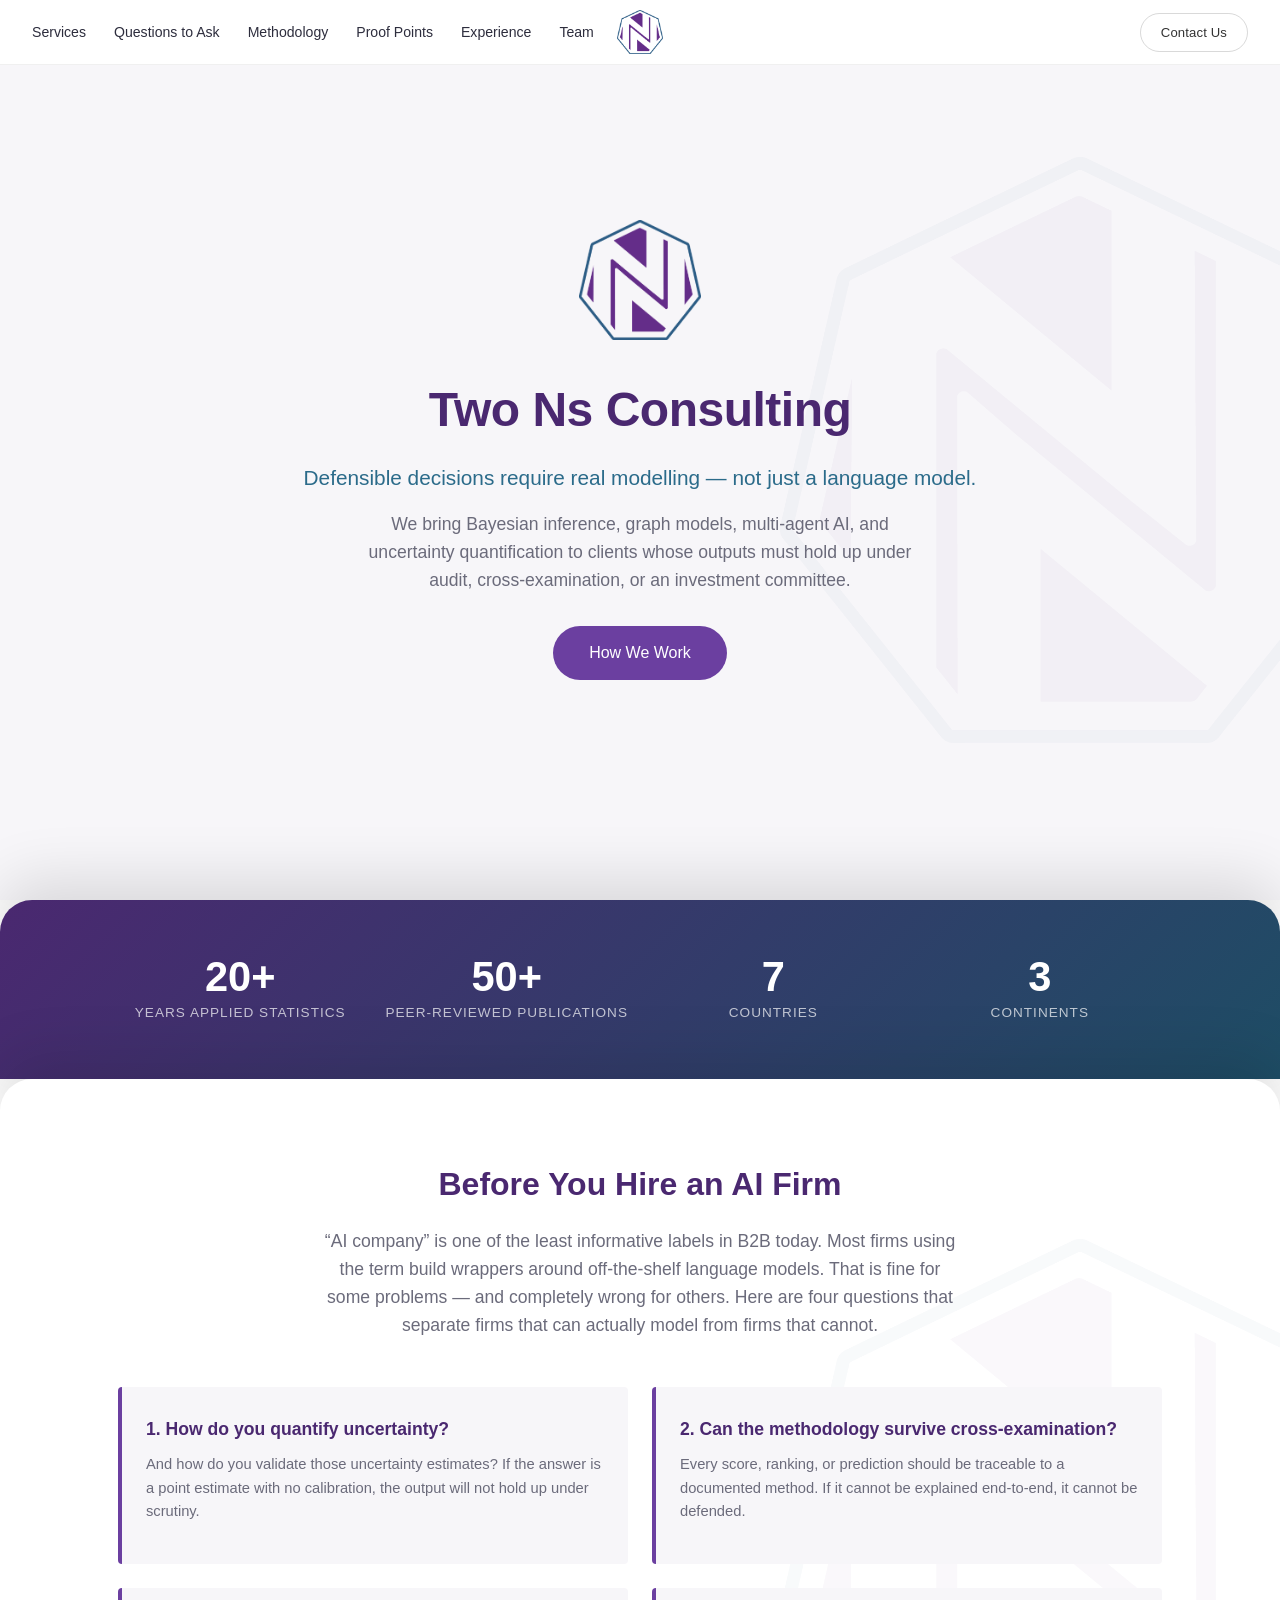
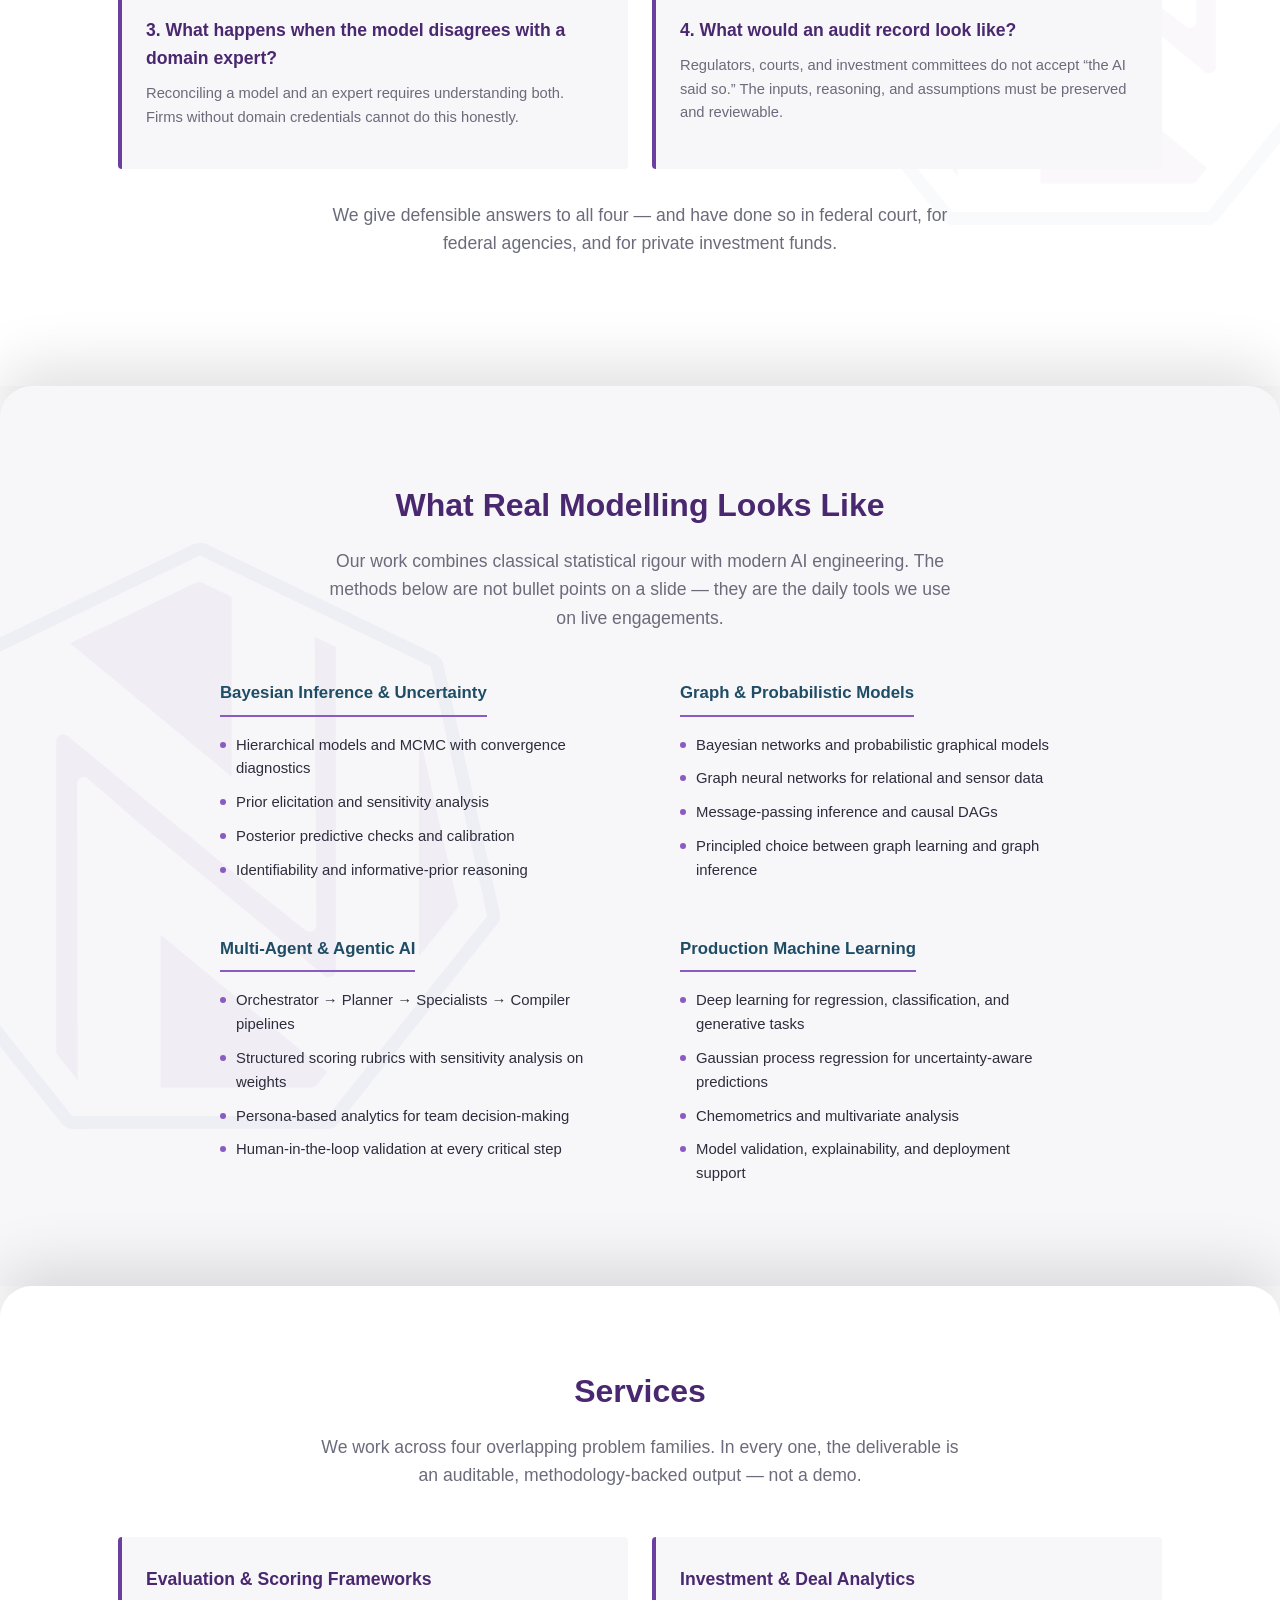
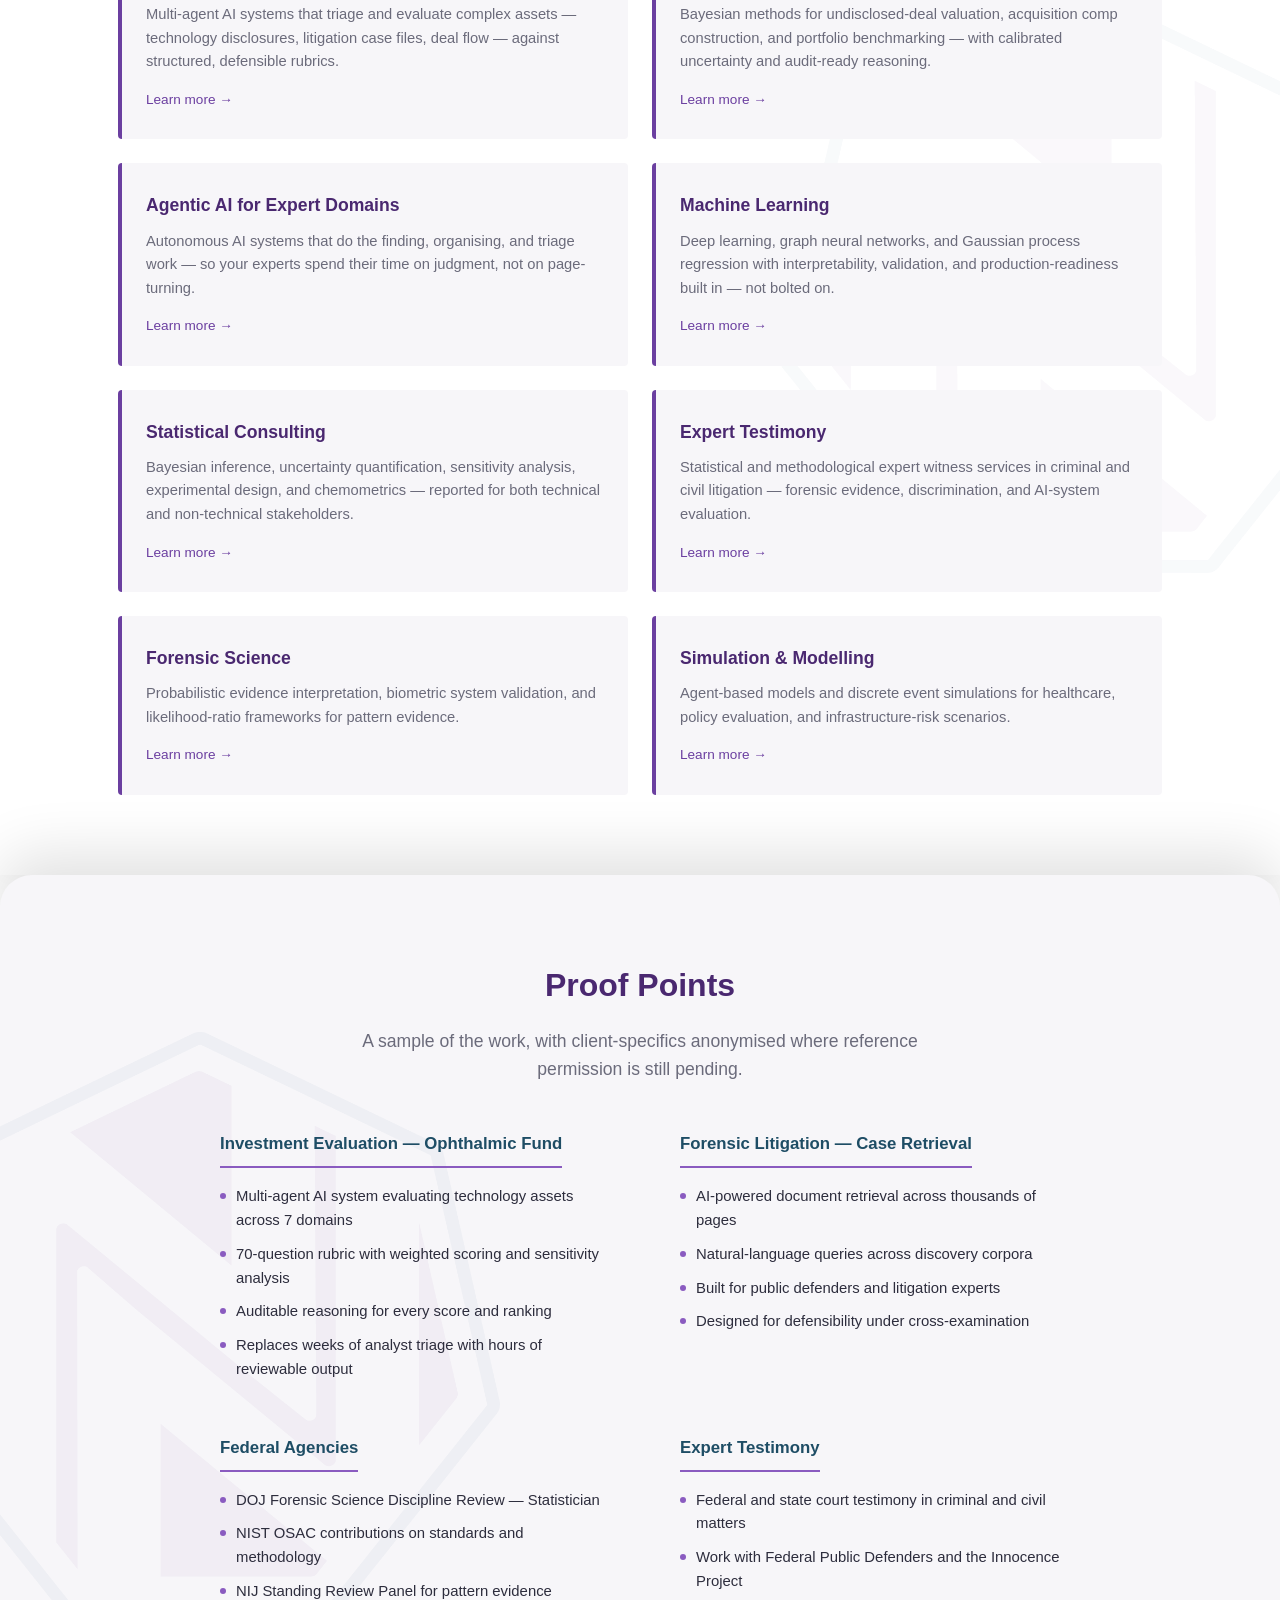
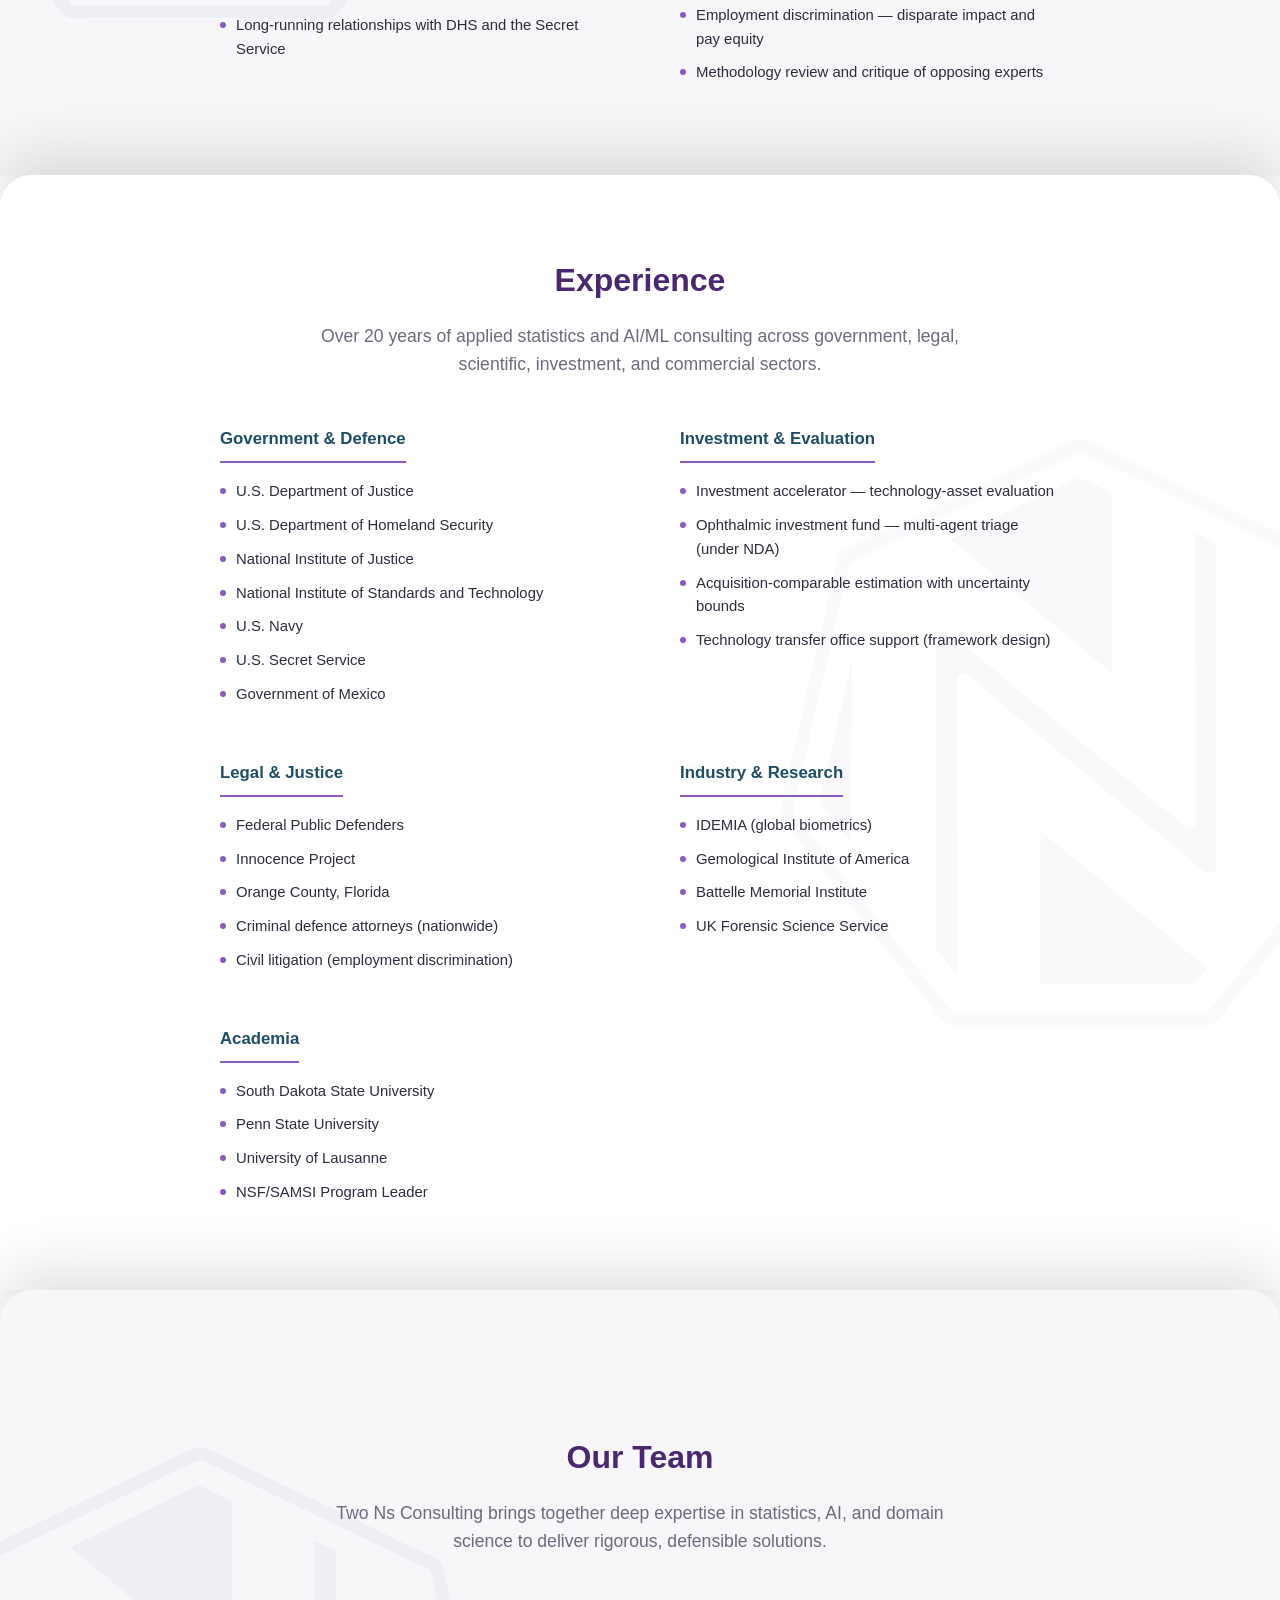
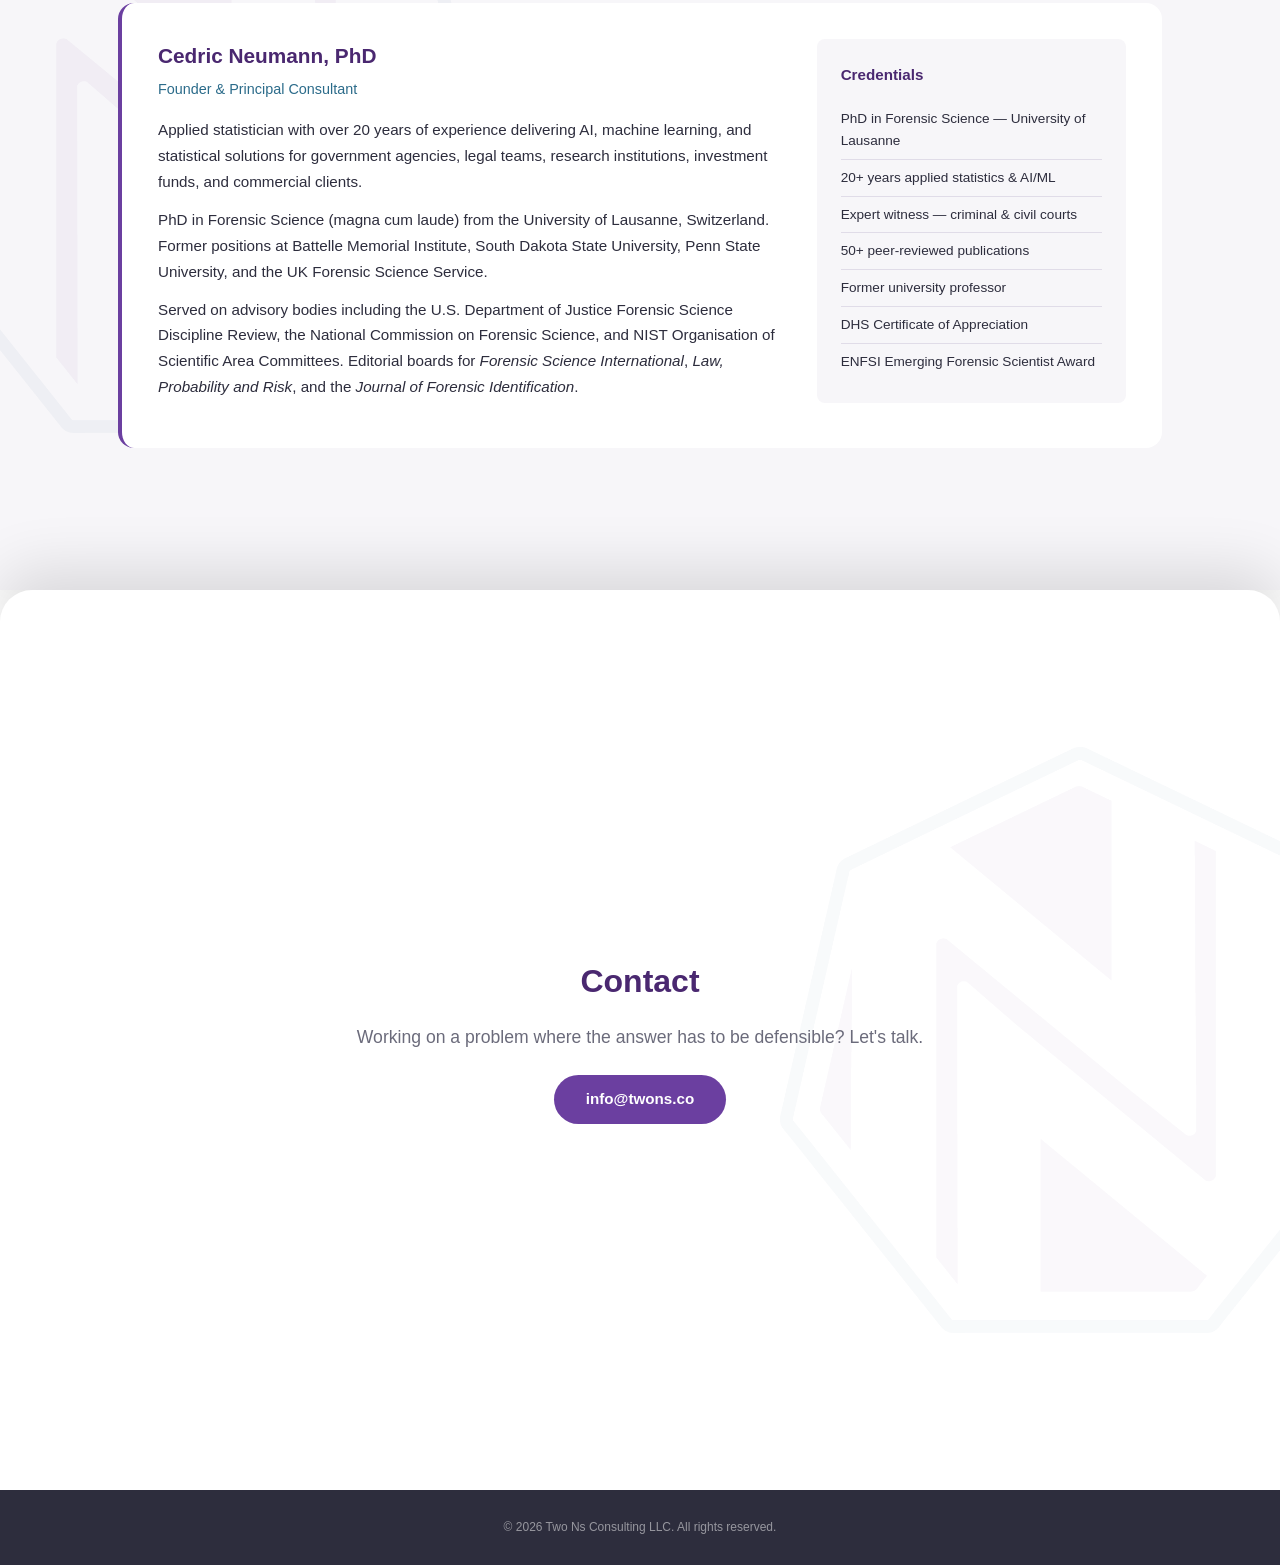
<file: index_BCK_2026-05-10.html>
<!DOCTYPE html>
<!--
    =====================================================================
    PROPOSED DRAFT — NOT LIVE
    =====================================================================
    This file is a proposed replacement for index.html. It is NOT served
    by GitHub Pages (which serves index.html). To enable:

        1. Review and edit copy to taste.
        2. Rename current index.html to index-legacy.html (keep as backup).
        3. Rename this file to index.html and commit.

    Source material for the repositioning:
        4_market_research_and_ideas/2NS_ValueProp_BusinessModel.md
        4_market_research_and_ideas/2NS_Strengths_Weaknesses_7Powers.md
        4_market_research_and_ideas/2NS_Real_Modelling_Rarity_Note.md

    Key shifts vs. current site:
      - Hero repositioned from "defensible decisions for gov/legal/industry"
        to "defensible decisions require real modelling, not a language model"
      - Adds a "Before you hire an AI firm" qualifying-questions section
        (Angle B from the Real Modelling note — disqualifies wrapper shops)
      - Adds a "What real modelling looks like" methodology section
        (Bayesian / graph / multi-agent / uncertainty quantification)
      - Services re-ordered and rewritten to lead with the evaluation /
        analytical framing so IP/VC/M&A visitors feel addressed
      - Adds "Investment & Deal Analytics" service card (SANNT / comps pivot)
      - Adds proof-point / case-study section with anonymised SANNT
      - Adds "Investment & Evaluation" row to Experience
      - Keeps every existing CSS class and JS hook so the stylesheet and
        modal/nav behaviour work unchanged.
    =====================================================================
-->
<html lang="en">
<head>
    <meta charset="UTF-8">
    <meta name="viewport" content="width=device-width, initial-scale=1.0">
    <title>Two Ns Consulting | Real Modelling for Defensible Decisions</title>
    <meta name="description" content="Two Ns Consulting LLC brings real Bayesian inference, graph models, multi-agent AI, and uncertainty quantification to clients whose decisions must hold up under audit, litigation, or investment-committee review.">
    <link rel="icon" type="image/png" href="assets/images/logo.png">
    <link rel="stylesheet" href="assets/style.css">
</head>
<body>

    <nav>
        <div class="nav-inner">
            <div class="nav-left">
                <div class="nav-links">
                    <a href="#services">Services</a>
                    <a href="#questions">Questions to Ask</a>
                    <a href="#methodology">Methodology</a>
                    <a href="#proof">Proof Points</a>
                    <a href="#experience">Experience</a>
                    <a href="#about">Team</a>
                </div>
                <button class="nav-toggle" aria-label="Toggle navigation">
                    <span></span>
                    <span></span>
                    <span></span>
                </button>
            </div>
            <a href="#" class="nav-logo">
                <img src="assets/images/logo.png" alt="Two Ns Consulting" class="nav-logo-img">
            </a>
            <div class="nav-right">
                <a href="#contact" class="nav-cta">Contact Us</a>
            </div>
        </div>
    </nav>

    <main class="stack">

    <!-- HERO -->
    <section class="hero-tile tile">
        <div class="bg-logo"></div>
        <div class="wrap centered">
            <img src="assets/images/logo.png" alt="Two Ns Consulting" class="hero-logo">
            <h1>Two Ns Consulting</h1>
            <p class="tagline">Defensible decisions require real modelling &mdash; not just a language model.</p>
            <p class="hero-sub">We bring Bayesian inference, graph models, multi-agent AI, and uncertainty quantification to clients whose outputs must hold up under audit, cross-examination, or an investment committee.</p>
            <a href="#services" class="cta-button">How We Work</a>
        </div>
    </section>

    <!-- STATS -->
    <section class="stats-tile tile">
        <div class="wrap">
            <div class="stats-grid">
                <div class="stat">
                    <span class="stat-number">20+</span>
                    <span class="stat-label">Years Applied Statistics</span>
                </div>
                <div class="stat">
                    <span class="stat-number">50+</span>
                    <span class="stat-label">Peer-Reviewed Publications</span>
                </div>
                <div class="stat">
                    <span class="stat-number">7</span>
                    <span class="stat-label">Countries</span>
                </div>
                <div class="stat">
                    <span class="stat-number">3</span>
                    <span class="stat-label">Continents</span>
                </div>
            </div>
        </div>
    </section>

    <!-- QUESTIONS TO ASK ANY AI FIRM (Angle B) -->
    <section id="questions" class="sec-tile tile">
        <div class="bg-logo"></div>
        <div class="wrap">
            <h2>Before You Hire an AI Firm</h2>
            <p class="section-intro">&ldquo;AI company&rdquo; is one of the least informative labels in B2B today. Most firms using the term build wrappers around off-the-shelf language models. That is fine for some problems &mdash; and completely wrong for others. Here are four questions that separate firms that can actually model from firms that cannot.</p>

            <div class="services-grid">
                <div class="service-card">
                    <h3>1. How do you quantify uncertainty?</h3>
                    <p>And how do you validate those uncertainty estimates? If the answer is a point estimate with no calibration, the output will not hold up under scrutiny.</p>
                </div>
                <div class="service-card">
                    <h3>2. Can the methodology survive cross-examination?</h3>
                    <p>Every score, ranking, or prediction should be traceable to a documented method. If it cannot be explained end-to-end, it cannot be defended.</p>
                </div>
                <div class="service-card">
                    <h3>3. What happens when the model disagrees with a domain expert?</h3>
                    <p>Reconciling a model and an expert requires understanding both. Firms without domain credentials cannot do this honestly.</p>
                </div>
                <div class="service-card">
                    <h3>4. What would an audit record look like?</h3>
                    <p>Regulators, courts, and investment committees do not accept &ldquo;the AI said so.&rdquo; The inputs, reasoning, and assumptions must be preserved and reviewable.</p>
                </div>
            </div>

            <p class="section-intro" style="margin-top:2rem;">We give defensible answers to all four &mdash; and have done so in federal court, for federal agencies, and for private investment funds.</p>
        </div>
    </section>

    <!-- METHODOLOGY — "What real modelling looks like" -->
    <section id="methodology" class="sec-tile tile">
        <div class="bg-logo"></div>
        <div class="wrap">
            <h2>What Real Modelling Looks Like</h2>
            <p class="section-intro">Our work combines classical statistical rigour with modern AI engineering. The methods below are not bullet points on a slide &mdash; they are the daily tools we use on live engagements.</p>

            <div class="experience-grid">
                <div class="exp-category">
                    <h3>Bayesian Inference &amp; Uncertainty</h3>
                    <ul>
                        <li>Hierarchical models and MCMC with convergence diagnostics</li>
                        <li>Prior elicitation and sensitivity analysis</li>
                        <li>Posterior predictive checks and calibration</li>
                        <li>Identifiability and informative-prior reasoning</li>
                    </ul>
                </div>
                <div class="exp-category">
                    <h3>Graph &amp; Probabilistic Models</h3>
                    <ul>
                        <li>Bayesian networks and probabilistic graphical models</li>
                        <li>Graph neural networks for relational and sensor data</li>
                        <li>Message-passing inference and causal DAGs</li>
                        <li>Principled choice between graph learning and graph inference</li>
                    </ul>
                </div>
                <div class="exp-category">
                    <h3>Multi-Agent &amp; Agentic AI</h3>
                    <ul>
                        <li>Orchestrator &rarr; Planner &rarr; Specialists &rarr; Compiler pipelines</li>
                        <li>Structured scoring rubrics with sensitivity analysis on weights</li>
                        <li>Persona-based analytics for team decision-making</li>
                        <li>Human-in-the-loop validation at every critical step</li>
                    </ul>
                </div>
                <div class="exp-category">
                    <h3>Production Machine Learning</h3>
                    <ul>
                        <li>Deep learning for regression, classification, and generative tasks</li>
                        <li>Gaussian process regression for uncertainty-aware predictions</li>
                        <li>Chemometrics and multivariate analysis</li>
                        <li>Model validation, explainability, and deployment support</li>
                    </ul>
                </div>
            </div>
        </div>
    </section>

    <!-- SERVICES -->
    <section id="services" class="sec-tile tile">
        <div class="bg-logo"></div>
        <div class="wrap">
            <h2>Services</h2>
            <p class="section-intro">We work across four overlapping problem families. In every one, the deliverable is an auditable, methodology-backed output &mdash; not a demo.</p>

            <div class="services-grid">

                <div class="service-card" data-modal="modal-eval">
                    <h3>Evaluation &amp; Scoring Frameworks</h3>
                    <p>Multi-agent AI systems that triage and evaluate complex assets &mdash; technology disclosures, litigation case files, deal flow &mdash; against structured, defensible rubrics.</p>
                    <span class="learn-more">Learn more &rarr;</span>
                </div>

                <div class="service-card" data-modal="modal-invest">
                    <h3>Investment &amp; Deal Analytics</h3>
                    <p>Bayesian methods for undisclosed-deal valuation, acquisition comp construction, and portfolio benchmarking &mdash; with calibrated uncertainty and audit-ready reasoning.</p>
                    <span class="learn-more">Learn more &rarr;</span>
                </div>

                <div class="service-card" data-modal="modal-ai">
                    <h3>Agentic AI for Expert Domains</h3>
                    <p>Autonomous AI systems that do the finding, organising, and triage work &mdash; so your experts spend their time on judgment, not on page-turning.</p>
                    <span class="learn-more">Learn more &rarr;</span>
                </div>

                <div class="service-card" data-modal="modal-ml">
                    <h3>Machine Learning</h3>
                    <p>Deep learning, graph neural networks, and Gaussian process regression with interpretability, validation, and production-readiness built in &mdash; not bolted on.</p>
                    <span class="learn-more">Learn more &rarr;</span>
                </div>

                <div class="service-card" data-modal="modal-stats">
                    <h3>Statistical Consulting</h3>
                    <p>Bayesian inference, uncertainty quantification, sensitivity analysis, experimental design, and chemometrics &mdash; reported for both technical and non-technical stakeholders.</p>
                    <span class="learn-more">Learn more &rarr;</span>
                </div>

                <div class="service-card" data-modal="modal-expert">
                    <h3>Expert Testimony</h3>
                    <p>Statistical and methodological expert witness services in criminal and civil litigation &mdash; forensic evidence, discrimination, and AI-system evaluation.</p>
                    <span class="learn-more">Learn more &rarr;</span>
                </div>

                <div class="service-card" data-modal="modal-forensic">
                    <h3>Forensic Science</h3>
                    <p>Probabilistic evidence interpretation, biometric system validation, and likelihood-ratio frameworks for pattern evidence.</p>
                    <span class="learn-more">Learn more &rarr;</span>
                </div>

                <div class="service-card" data-modal="modal-sim">
                    <h3>Simulation &amp; Modelling</h3>
                    <p>Agent-based models and discrete event simulations for healthcare, policy evaluation, and infrastructure-risk scenarios.</p>
                    <span class="learn-more">Learn more &rarr;</span>
                </div>

            </div>
        </div>
    </section>

    <!-- PROOF POINTS -->
    <section id="proof" class="sec-tile tile">
        <div class="bg-logo"></div>
        <div class="wrap">
            <h2>Proof Points</h2>
            <p class="section-intro">A sample of the work, with client-specifics anonymised where reference permission is still pending.</p>

            <div class="experience-grid">
                <div class="exp-category">
                    <h3>Investment Evaluation &mdash; Ophthalmic Fund</h3>
                    <ul>
                        <li>Multi-agent AI system evaluating technology assets across 7 domains</li>
                        <li>70-question rubric with weighted scoring and sensitivity analysis</li>
                        <li>Auditable reasoning for every score and ranking</li>
                        <li>Replaces weeks of analyst triage with hours of reviewable output</li>
                    </ul>
                </div>
                <div class="exp-category">
                    <h3>Forensic Litigation &mdash; Case Retrieval</h3>
                    <ul>
                        <li>AI-powered document retrieval across thousands of pages</li>
                        <li>Natural-language queries across discovery corpora</li>
                        <li>Built for public defenders and litigation experts</li>
                        <li>Designed for defensibility under cross-examination</li>
                    </ul>
                </div>
                <div class="exp-category">
                    <h3>Federal Agencies</h3>
                    <ul>
                        <li>DOJ Forensic Science Discipline Review &mdash; Statistician</li>
                        <li>NIST OSAC contributions on standards and methodology</li>
                        <li>NIJ Standing Review Panel for pattern evidence</li>
                        <li>Long-running relationships with DHS and the Secret Service</li>
                    </ul>
                </div>
                <div class="exp-category">
                    <h3>Expert Testimony</h3>
                    <ul>
                        <li>Federal and state court testimony in criminal and civil matters</li>
                        <li>Work with Federal Public Defenders and the Innocence Project</li>
                        <li>Employment discrimination &mdash; disparate impact and pay equity</li>
                        <li>Methodology review and critique of opposing experts</li>
                    </ul>
                </div>
            </div>
        </div>
    </section>

    <!-- EXPERIENCE -->
    <section id="experience" class="sec-tile tile">
        <div class="bg-logo"></div>
        <div class="wrap">
            <h2>Experience</h2>
            <p class="section-intro">Over 20 years of applied statistics and AI/ML consulting across government, legal, scientific, investment, and commercial sectors.</p>

            <div class="experience-grid">
                <div class="exp-category">
                    <h3>Government &amp; Defence</h3>
                    <ul>
                        <li>U.S. Department of Justice</li>
                        <li>U.S. Department of Homeland Security</li>
                        <li>National Institute of Justice</li>
                        <li>National Institute of Standards and Technology</li>
                        <li>U.S. Navy</li>
                        <li>U.S. Secret Service</li>
                        <li>Government of Mexico</li>
                    </ul>
                </div>

                <div class="exp-category">
                    <h3>Investment &amp; Evaluation</h3>
                    <ul>
                        <li>Investment accelerator &mdash; technology-asset evaluation</li>
                        <li>Ophthalmic investment fund &mdash; multi-agent triage (under NDA)</li>
                        <li>Acquisition-comparable estimation with uncertainty bounds</li>
                        <li>Technology transfer office support (framework design)</li>
                    </ul>
                </div>

                <div class="exp-category">
                    <h3>Legal &amp; Justice</h3>
                    <ul>
                        <li>Federal Public Defenders</li>
                        <li>Innocence Project</li>
                        <li>Orange County, Florida</li>
                        <li>Criminal defence attorneys (nationwide)</li>
                        <li>Civil litigation (employment discrimination)</li>
                    </ul>
                </div>

                <div class="exp-category">
                    <h3>Industry &amp; Research</h3>
                    <ul>
                        <li>IDEMIA (global biometrics)</li>
                        <li>Gemological Institute of America</li>
                        <li>Battelle Memorial Institute</li>
                        <li>UK Forensic Science Service</li>
                    </ul>
                </div>

                <div class="exp-category">
                    <h3>Academia</h3>
                    <ul>
                        <li>South Dakota State University</li>
                        <li>Penn State University</li>
                        <li>University of Lausanne</li>
                        <li>NSF/SAMSI Program Leader</li>
                    </ul>
                </div>
            </div>
        </div>
    </section>

    <!-- TEAM -->
    <section id="about" class="sec-tile tile">
        <div class="bg-logo"></div>
        <div class="wrap">
            <h2>Our Team</h2>
            <p class="section-intro">Two Ns Consulting brings together deep expertise in statistics, AI, and domain science to deliver rigorous, defensible solutions.</p>

            <div class="team-grid">
                <div class="team-card">
                    <div class="team-info">
                        <h3>Cedric Neumann, PhD</h3>
                        <span class="team-role">Founder &amp; Principal Consultant</span>
                        <p>Applied statistician with over 20 years of experience delivering AI, machine learning, and statistical solutions for government agencies, legal teams, research institutions, investment funds, and commercial clients.</p>
                        <p>PhD in Forensic Science (magna cum laude) from the University of Lausanne, Switzerland. Former positions at Battelle Memorial Institute, South Dakota State University, Penn State University, and the UK Forensic Science Service.</p>
                        <p>Served on advisory bodies including the U.S. Department of Justice Forensic Science Discipline Review, the National Commission on Forensic Science, and NIST Organisation of Scientific Area Committees. Editorial boards for <em>Forensic Science International</em>, <em>Law, Probability and Risk</em>, and the <em>Journal of Forensic Identification</em>.</p>
                    </div>
                    <div class="team-credentials">
                        <h4>Credentials</h4>
                        <ul>
                            <li>PhD in Forensic Science &mdash; University of Lausanne</li>
                            <li>20+ years applied statistics &amp; AI/ML</li>
                            <li>Expert witness &mdash; criminal &amp; civil courts</li>
                            <li>50+ peer-reviewed publications</li>
                            <li>Former university professor</li>
                            <li>DHS Certificate of Appreciation</li>
                            <li>ENFSI Emerging Forensic Scientist Award</li>
                        </ul>
                    </div>
                </div>
            </div>
        </div>
    </section>

    <!-- CONTACT -->
    <section id="contact" class="sec-tile tile contact-tile">
        <div class="bg-logo"></div>
        <div class="wrap centered">
            <h2>Contact</h2>
            <p>Working on a problem where the answer has to be defensible? Let's talk.</p>
            <a href="mailto:info@twons.co?subject=Inquiry" class="contact-email">info@twons.co</a>
        </div>
    </section>

    </main>

    <!-- Service Modals -->
    <div class="modal-overlay" id="modal-eval">
        <div class="modal">
            <button class="modal-close">&times;</button>
            <h3>Evaluation &amp; Scoring Frameworks</h3>
            <p>We design multi-agent AI systems that ingest complex source material &mdash; technology disclosures, litigation case files, deal flow &mdash; and produce structured, defensible evaluations against a calibrated rubric. Every score has reasoning. Every ranking has methodology. Every output is auditable.</p>
            <h4>Capabilities</h4>
            <ul>
                <li>Custom rubric design tailored to how your analysts actually think</li>
                <li>Multi-agent orchestration (Orchestrator / Planner / Specialists / Compiler)</li>
                <li>Sensitivity analysis on weights &mdash; how much does the ranking change under reasonable perturbations?</li>
                <li>Persona-based scoring so a single engine serves multiple decision-makers</li>
                <li>Human-in-the-loop validation and override tracking</li>
            </ul>
            <h4>Representative Work</h4>
            <ul>
                <li>Multi-agent technology-asset evaluation system for an ophthalmic investment fund (anonymised)</li>
                <li>7-domain, 70-question rubric replacing weeks of analyst triage</li>
                <li>Framework design work for an investment accelerator</li>
            </ul>
        </div>
    </div>

    <div class="modal-overlay" id="modal-invest">
        <div class="modal">
            <button class="modal-close">&times;</button>
            <h3>Investment &amp; Deal Analytics</h3>
            <p>Valuation, comp construction, and portfolio benchmarking are hard when half the comparable deals are undisclosed. We apply Bayesian methods to estimate unobserved deal values from correlated partial observations (aggregate cash flows, qualitative ranges, disclosed comparables) and report results with honest, calibrated uncertainty &mdash; the kind that survives an investment committee.</p>
            <h4>Capabilities</h4>
            <ul>
                <li>Bayesian estimation of undisclosed deal values with posterior intervals</li>
                <li>Acquisition-comparable curation with validated uncertainty bounds</li>
                <li>Portfolio-exit benchmarking for VC and LP use</li>
                <li>Fairness-opinion and comp-report analytics for M&amp;A advisors</li>
                <li>Technology-transfer-office evaluation support (Bayh-Dole / DOC march-in contexts)</li>
            </ul>
            <h4>Who We Work With</h4>
            <ul>
                <li>Venture capital funds and investment accelerators</li>
                <li>Founders preparing for acquisition</li>
                <li>M&amp;A advisors and corporate development teams</li>
                <li>University technology transfer offices</li>
                <li>Limited partners evaluating fund performance</li>
            </ul>
        </div>
    </div>

    <div class="modal-overlay" id="modal-ai">
        <div class="modal">
            <button class="modal-close">&times;</button>
            <h3>Agentic AI for Expert Domains</h3>
            <p>We design and build AI agent systems that automate the information work &mdash; finding, organising, ingesting, querying &mdash; that currently eats most of an expert's week. Our systems connect to existing infrastructure (databases, document stores, dashboards) and keep humans in the loop for judgment calls.</p>
            <h4>Capabilities</h4>
            <ul>
                <li>Model Context Protocol (MCP) frameworks connecting AI agents to Power BI, SQL, and enterprise systems</li>
                <li>Document ingestion pipelines with extraction, curation, and validation</li>
                <li>Natural language interfaces over structured data and archived records</li>
                <li>Causal process flow construction for policy analysis and interventions</li>
                <li>Multi-agent orchestration for evaluation, scoring, and decision support</li>
            </ul>
            <h4>Representative Work</h4>
            <ul>
                <li>AI-powered technology evaluation and triage system for an investment accelerator</li>
                <li>Automated literature and data mining system for government research archives</li>
                <li>Document-to-database pipelines with human-in-the-loop validation</li>
            </ul>
        </div>
    </div>

    <div class="modal-overlay" id="modal-ml">
        <div class="modal">
            <button class="modal-close">&times;</button>
            <h3>Machine Learning</h3>
            <p>We develop and deploy machine learning models tailored to your domain &mdash; from materials science to defence to investment evaluation. Our approach emphasises interpretability, validation, and production readiness, not just benchmark accuracy.</p>
            <h4>Capabilities</h4>
            <ul>
                <li>Deep learning for regression and classification on structured and unstructured data</li>
                <li>Graph neural networks for sensor fusion and relational data</li>
                <li>Gaussian process regression for uncertainty-aware predictions</li>
                <li>Transfer learning and fine-tuning for domain-specific applications</li>
                <li>Model validation, explainability, and deployment support</li>
            </ul>
            <h4>Representative Work</h4>
            <ul>
                <li>Failure prediction in carbon-carbon composites (Gaussian process regression)</li>
                <li>Sensor data fusion for CBRNE detection (graph neural networks)</li>
                <li>CO2 pressure and saturation prediction for underground carbon storage (deep learning)</li>
                <li>Alloy property prediction for materials development (deep learning)</li>
            </ul>
        </div>
    </div>

    <div class="modal-overlay" id="modal-stats">
        <div class="modal">
            <button class="modal-close">&times;</button>
            <h3>Statistical Consulting</h3>
            <p>We provide rigorous statistical analysis and modelling for clients who need results that are defensible, reproducible, and clearly communicated. Our work spans Bayesian inference, predictive analytics, uncertainty quantification, and specialised techniques like chemometrics.</p>
            <h4>Capabilities</h4>
            <ul>
                <li>Bayesian inferential and predictive modelling (MCMC, hierarchical, informative priors)</li>
                <li>Uncertainty quantification and sensitivity analysis</li>
                <li>Chemometrics and multivariate analysis for materials identification and tracking</li>
                <li>Experimental design and sample size determination</li>
                <li>Statistical reporting for technical and non-technical stakeholders</li>
            </ul>
            <h4>Representative Work</h4>
            <ul>
                <li>Diamond identification and provenance tracking for the Gemological Institute of America</li>
                <li>Probabilistic modelling for biometric identification systems (IDEMIA)</li>
                <li>Bayesian analysis for composite materials and chemical agent development</li>
            </ul>
        </div>
    </div>

    <div class="modal-overlay" id="modal-expert">
        <div class="modal">
            <button class="modal-close">&times;</button>
            <h3>Expert Testimony</h3>
            <p>We provide expert witness services in statistics, scientific methodology, and AI-system evaluation for both criminal and civil proceedings. Our testimony is grounded in peer-reviewed methodology and presented in clear, accessible language for judges and juries.</p>
            <h4>Areas of Expertise</h4>
            <ul>
                <li>Forensic evidence interpretation and statistical weight of evidence</li>
                <li>Employment discrimination analysis (disparate impact, pay equity)</li>
                <li>Scientific methodology review and critique of opposing experts</li>
                <li>Probability and statistics in legal contexts</li>
                <li>Pattern and impression evidence (fingerprints, firearms, documents)</li>
                <li>Evaluation of AI systems used in legal contexts (emerging practice)</li>
            </ul>
            <h4>Experience</h4>
            <ul>
                <li>Expert testimony in federal and state courts</li>
                <li>Work with Federal Public Defenders, Innocence Project, and private defence counsel</li>
                <li>Civil litigation support for employment discrimination cases</li>
                <li>U.S. DOJ Forensic Science Discipline Review &mdash; Statistician</li>
            </ul>
        </div>
    </div>

    <div class="modal-overlay" id="modal-forensic">
        <div class="modal">
            <button class="modal-close">&times;</button>
            <h3>Forensic Science</h3>
            <p>We bring deep expertise in the statistical foundations of forensic science &mdash; from probabilistic models for evidence interpretation to the design and validation of biometric identification systems.</p>
            <h4>Capabilities</h4>
            <ul>
                <li>Probabilistic models for fingerprint, firearm, and document evidence</li>
                <li>Biometric system design, validation, and performance evaluation</li>
                <li>Forensic evidence interpretation frameworks (likelihood ratios, score-based methods)</li>
                <li>Research design for forensic validation studies</li>
                <li>Standards development and policy advisory</li>
            </ul>
            <h4>Affiliations &amp; Service</h4>
            <ul>
                <li>National Commission on Forensic Science (contributor)</li>
                <li>NIST Organisation of Scientific Area Committees (OSAC)</li>
                <li>NIJ Standing Review Panel (pattern evidence)</li>
                <li>NSF/SAMSI Program Leader &mdash; Statistics and Applied Mathematics in Forensic Science</li>
                <li>Editorial boards: <em>Forensic Science International</em>, <em>Law, Probability and Risk</em>, <em>Journal of Forensic Identification</em></li>
            </ul>
        </div>
    </div>

    <div class="modal-overlay" id="modal-sim">
        <div class="modal">
            <button class="modal-close">&times;</button>
            <h3>Simulation &amp; Modelling</h3>
            <p>We build computational models that simulate complex systems &mdash; from healthcare delivery workflows to environmental risk scenarios &mdash; enabling scenario analysis, cost estimation, and policy evaluation before real-world implementation.</p>
            <h4>Capabilities</h4>
            <ul>
                <li>Agent-based models (ABM) for healthcare processes and policy interventions</li>
                <li>Discrete event simulations (DES) for infrastructure and environmental risk</li>
                <li>Cost modelling and resource allocation optimisation</li>
                <li>Scenario analysis and sensitivity testing</li>
                <li>Causal process flow modelling for complex interventions</li>
            </ul>
            <h4>Representative Work</h4>
            <ul>
                <li>Healthcare process modelling and associated cost analysis (ABM)</li>
                <li>Leak modelling for abandoned oil fields (DES)</li>
                <li>Causal process flow construction for public policy evaluation</li>
            </ul>
        </div>
    </div>

    <footer>
        <div class="wrap">
            <div class="footer-content">
                <p>&copy; 2026 Two Ns Consulting LLC. All rights reserved.</p>
            </div>
        </div>
    </footer>

    <script>
        // Mobile nav toggle
        document.querySelector('.nav-toggle').addEventListener('click', function() {
            document.querySelector('.nav-links').classList.toggle('active');
            this.classList.toggle('active');
        });

        // Smooth scroll
        document.querySelectorAll('a[href^="#"]').forEach(anchor => {
            anchor.addEventListener('click', function(e) {
                e.preventDefault();
                const target = document.querySelector(this.getAttribute('href'));
                if (target) {
                    target.scrollIntoView({ behavior: 'smooth', block: 'start' });
                    document.querySelector('.nav-links').classList.remove('active');
                    document.querySelector('.nav-toggle').classList.remove('active');
                }
            });
        });

        // Modals
        document.querySelectorAll('.service-card[data-modal]').forEach(card => {
            card.addEventListener('click', function() {
                const modalId = this.getAttribute('data-modal');
                document.getElementById(modalId).classList.add('active');
                document.body.style.overflow = 'hidden';
            });
        });

        document.querySelectorAll('.modal-close').forEach(btn => {
            btn.addEventListener('click', function(e) {
                e.stopPropagation();
                this.closest('.modal-overlay').classList.remove('active');
                document.body.style.overflow = '';
            });
        });

        document.querySelectorAll('.modal-overlay').forEach(overlay => {
            overlay.addEventListener('click', function(e) {
                if (e.target === this) {
                    this.classList.remove('active');
                    document.body.style.overflow = '';
                }
            });
        });

        document.addEventListener('keydown', function(e) {
            if (e.key === 'Escape') {
                document.querySelectorAll('.modal-overlay.active').forEach(m => {
                    m.classList.remove('active');
                    document.body.style.overflow = '';
                });
            }
        });

        // Fade-in on scroll
        const observer = new IntersectionObserver((entries) => {
            entries.forEach(entry => {
                if (entry.isIntersecting) {
                    entry.target.classList.add('visible');
                }
            });
        }, { threshold: 0.1 });

        document.querySelectorAll('.service-card, .exp-category, .team-card, .stat, .sec-tile h2, .section-intro').forEach(el => {
            el.classList.add('fade-in');
            observer.observe(el);
        });
    </script>

</body>
</html>
</file>
<file: assets/style.css>
/* ============================================
   Two Ns Consulting — Sticky Tiles
   Colors from logo:
   - Purple: #6B3FA0
   - Dark teal-blue: #2B6B8A
   ============================================ */

* { margin: 0; padding: 0; box-sizing: border-box; }

:root {
    --purple: #6B3FA0;
    --purple-light: #8A5BC0;
    --purple-dark: #4A2870;
    --blue: #2B6B8A;
    --blue-light: #3A8AB0;
    --blue-dark: #1E4D65;
    --white: #FFFFFF;
    --off-white: #F7F6F9;
    --warm-bg: #F3F1F6;
    --gray-light: #E0DCE8;
    --gray: #6B6B7B;
    --gray-dark: #2D2D3D;
    --font-main: -apple-system, BlinkMacSystemFont, 'Segoe UI', Roboto, Oxygen, Ubuntu, sans-serif;

    --r-sm: 8px;
    --r-md: 16px;
    --r-lg: 24px;
    --r-xl: 32px;
}

/* Instant (not smooth) scroll — smooth scrolling over sticky-stacked tiles renders the wrong tile mid-animation when navigating upward, because higher-z-index tiles remain "stuck" until the animation completes. scroll-padding-top accounts for the fixed 64px nav. */
html { scroll-behavior: auto; scroll-padding-top: 64px; }

body {
    font-family: var(--font-main);
    color: var(--gray-dark);
    line-height: 1.6;
    -webkit-font-smoothing: antialiased;
}

.wrap {
    max-width: 1100px;
    margin: 0 auto;
    padding: 0 28px;
}

.centered { text-align: center; }

/* ---- Nav ---- */

nav {
    position: fixed;
    top: 0;
    width: 100%;
    z-index: 200;
    background: rgba(255, 255, 255, 0.95);
    backdrop-filter: blur(10px);
    border-bottom: 1px solid rgba(0, 0, 0, 0.06);
}

.nav-inner {
    max-width: 100%;
    padding: 0 32px;
    display: grid;
    grid-template-columns: 1fr auto 1fr;
    align-items: center;
    height: 64px;
}

.nav-left {
    display: flex;
    align-items: center;
}

.nav-links {
    display: flex;
    gap: 28px;
}

.nav-links a {
    text-decoration: none;
    color: var(--gray-dark);
    font-size: 0.88rem;
    font-weight: 400;
    transition: color 0.2s;
}

.nav-links a:hover {
    color: var(--purple);
}

.nav-logo {
    text-decoration: none;
    display: flex;
    align-items: center;
    justify-content: center;
    gap: 10px;
}

.nav-logo-img {
    height: 44px;
}

.nav-right {
    display: flex;
    justify-content: flex-end;
}

.nav-cta {
    font-size: 0.82rem;
    font-weight: 500;
    letter-spacing: 0.01em;
    color: #333;
    text-decoration: none;
    padding: 8px 20px;
    border: 1px solid rgba(0, 0, 0, 0.15);
    border-radius: var(--r-xl);
    transition: all 0.15s;
}

.nav-cta:hover {
    background: rgba(0, 0, 0, 0.04);
}

/* hamburger */
.nav-toggle {
    display: none;
    flex-direction: column;
    gap: 5px;
    background: none;
    border: none;
    cursor: pointer;
    padding: 4px;
}

.nav-toggle span {
    width: 24px;
    height: 2px;
    background: var(--gray-dark);
    transition: all 0.3s;
}

.nav-toggle.active span:nth-child(1) { transform: translateY(7px) rotate(45deg); }
.nav-toggle.active span:nth-child(2) { opacity: 0; }
.nav-toggle.active span:nth-child(3) { transform: translateY(-7px) rotate(-45deg); }

/* ---- Stacking tiles ---- */

.stack {
    position: relative;
}

.tile {
    position: sticky;
    top: 0;
    min-height: 100vh;
    display: flex;
    flex-direction: column;
    justify-content: center;
    box-shadow: 0 -20px 60px rgba(0, 0, 0, 0.12);
    border-radius: var(--r-xl) var(--r-xl) 0 0;
}

/* z-index: each tile covers the previous */
.tile:nth-child(1) { z-index: 1; border-radius: 0; }
.tile:nth-child(2) { z-index: 2; }
.tile:nth-child(3) { z-index: 3; }
.tile:nth-child(4) { z-index: 4; }
.tile:nth-child(5) { z-index: 5; }
.tile:nth-child(6) { z-index: 6; }
.tile:nth-child(7) { z-index: 7; }
.tile:nth-child(8) { z-index: 8; }
.tile:nth-child(9) { z-index: 9; }

/* Alternating backgrounds */
.tile:nth-child(odd)  { background: var(--white); }
.tile:nth-child(even) { background: var(--off-white); }

/* ---- Watermark Logo Background ---- */
.tile .bg-logo {
    position: absolute;
    width: 600px;
    height: 600px;
    background-image: url('images/logo.png');
    background-size: contain;
    background-repeat: no-repeat;
    background-position: center;
    opacity: 0.03;
    pointer-events: none;
    z-index: 0;
    top: 50%;
    transform: translateY(-50%);
}

.tile:nth-child(odd) .bg-logo  { right: -100px; }
.tile:nth-child(even) .bg-logo { left: -100px; opacity: 0.04; }

.tile > .wrap {
    position: relative;
    z-index: 1;
}

/* ---- Hero tile ---- */

.hero-tile {
    background: var(--off-white) !important;
    text-align: center;
    padding: 80px 28px;
}

.hero-logo {
    height: 120px;
    width: auto;
    margin-bottom: 24px;
}

.hero-tile h1 {
    font-size: 3rem;
    font-weight: 700;
    color: var(--purple-dark);
    margin-bottom: 12px;
    letter-spacing: -0.5px;
}

.tagline {
    font-size: 1.3rem;
    color: var(--blue);
    font-weight: 400;
    margin-bottom: 16px;
}

.hero-sub {
    font-size: 1.1rem;
    color: var(--gray);
    max-width: 560px;
    margin: 0 auto 32px;
}

.cta-button {
    display: inline-block;
    padding: 14px 36px;
    background: var(--purple);
    color: var(--white);
    text-decoration: none;
    border-radius: var(--r-xl);
    font-weight: 500;
    font-size: 1rem;
    transition: background 0.2s;
}

.cta-button:hover {
    background: var(--purple-dark);
}

/* ---- Stats tile ---- */

.stats-tile {
    background: linear-gradient(135deg, var(--purple-dark) 0%, var(--blue-dark) 100%) !important;
    min-height: auto;
    padding: 56px 0;
}

.stats-grid {
    display: grid;
    grid-template-columns: repeat(4, 1fr);
    gap: 24px;
    text-align: center;
}

.stat {
    display: flex;
    flex-direction: column;
    gap: 4px;
}

.stat-number {
    font-size: 2.6rem;
    font-weight: 700;
    color: var(--white);
    line-height: 1;
}

.stat-label {
    font-size: 0.85rem;
    color: rgba(255, 255, 255, 0.7);
    text-transform: uppercase;
    letter-spacing: 1px;
    font-weight: 400;
}

/* ---- Section tiles (general) ---- */

.sec-tile {
    padding: 80px 0;
    width: 100%;
    overflow: hidden;
}

.sec-tile h2 {
    font-size: 2rem;
    font-weight: 700;
    color: var(--purple-dark);
    margin-bottom: 16px;
    text-align: center;
}

.section-intro {
    text-align: center;
    color: var(--gray);
    font-size: 1.1rem;
    max-width: 640px;
    margin: 0 auto 48px;
}

/* ---- Services ---- */

.services-grid {
    display: grid;
    grid-template-columns: repeat(2, 1fr);
    gap: 24px;
    margin-top: 48px;
}

.service-card {
    padding: 28px 24px;
    background: var(--off-white);
    border-left: 4px solid var(--purple);
    border-radius: 4px;
    cursor: pointer;
    transition: transform 0.2s, box-shadow 0.2s, border-color 0.2s;
}

.tile:nth-child(even) .service-card {
    background: var(--white);
}

.service-card:hover {
    transform: translateY(-2px);
    box-shadow: 0 6px 20px rgba(107, 63, 160, 0.1);
    border-color: var(--blue);
}

.service-card h3 {
    font-size: 1.1rem;
    font-weight: 600;
    color: var(--purple-dark);
    margin-bottom: 10px;
}

.service-card p {
    font-size: 0.92rem;
    color: var(--gray);
    line-height: 1.6;
    margin-bottom: 12px;
}

.learn-more {
    font-size: 0.85rem;
    color: var(--purple);
    font-weight: 500;
    transition: color 0.2s;
}

.service-card:hover .learn-more {
    color: var(--blue);
}

/* ---- Modals ---- */

.modal-overlay {
    display: none;
    position: fixed;
    top: 0;
    left: 0;
    right: 0;
    bottom: 0;
    background: rgba(45, 45, 61, 0.6);
    backdrop-filter: blur(4px);
    z-index: 2000;
    align-items: center;
    justify-content: center;
    padding: 24px;
}

.modal-overlay.active {
    display: flex;
}

.modal {
    background: var(--white);
    border-radius: var(--r-md);
    padding: 40px;
    max-width: 640px;
    width: 100%;
    max-height: 85vh;
    overflow-y: auto;
    position: relative;
    box-shadow: 0 20px 60px rgba(0, 0, 0, 0.2);
}

.modal-close {
    position: absolute;
    top: 16px;
    right: 20px;
    background: none;
    border: none;
    font-size: 1.8rem;
    color: var(--gray);
    cursor: pointer;
    line-height: 1;
    transition: color 0.2s;
}

.modal-close:hover {
    color: var(--purple);
}

.modal h3 {
    font-size: 1.4rem;
    font-weight: 700;
    color: var(--purple-dark);
    margin-bottom: 16px;
    padding-right: 32px;
}

.modal > p {
    font-size: 1rem;
    color: var(--gray-dark);
    line-height: 1.7;
    margin-bottom: 24px;
}

.modal h4 {
    font-size: 0.95rem;
    font-weight: 600;
    color: var(--blue-dark);
    margin-bottom: 10px;
    margin-top: 20px;
    text-transform: uppercase;
    letter-spacing: 0.5px;
}

.modal ul {
    list-style: none;
    margin-bottom: 16px;
}

.modal li {
    padding: 5px 0;
    font-size: 0.93rem;
    color: var(--gray-dark);
    padding-left: 16px;
    position: relative;
}

.modal li::before {
    content: '';
    position: absolute;
    left: 0;
    top: 13px;
    width: 6px;
    height: 6px;
    background: var(--purple-light);
    border-radius: 50%;
}

/* ---- Experience ---- */

.experience-grid {
    display: grid;
    grid-template-columns: 1fr 1fr;
    column-gap: 80px;
    row-gap: 48px;
    margin-top: 48px;
    max-width: 840px;
    margin-left: auto;
    margin-right: auto;
}

.exp-category h3 {
    font-size: 1.05rem;
    font-weight: 600;
    color: var(--blue-dark);
    margin-bottom: 12px;
    padding-bottom: 8px;
    border-bottom: 2px solid var(--purple-light);
    display: inline-block;
}

.exp-category ul {
    list-style: none;
}

.exp-category li {
    padding: 5px 0;
    font-size: 0.93rem;
    color: var(--gray-dark);
    position: relative;
    padding-left: 16px;
}

.exp-category li::before {
    content: '';
    position: absolute;
    left: 0;
    top: 13px;
    width: 6px;
    height: 6px;
    background: var(--purple-light);
    border-radius: 50%;
}

/* ---- Team ---- */

.team-grid {
    display: flex;
    flex-direction: column;
    gap: 40px;
    margin-top: 48px;
}

.team-card {
    display: grid;
    grid-template-columns: 2fr 1fr;
    gap: 40px;
    padding: 36px;
    background: var(--off-white);
    border-radius: var(--r-md);
    border-left: 4px solid var(--purple);
}

.tile:nth-child(even) .team-card {
    background: var(--white);
}

.team-info h3 {
    font-size: 1.3rem;
    font-weight: 700;
    color: var(--purple-dark);
    margin-bottom: 4px;
}

.team-role {
    display: inline-block;
    font-size: 0.9rem;
    color: var(--blue);
    font-weight: 500;
    margin-bottom: 16px;
}

.team-info p {
    margin-bottom: 12px;
    font-size: 0.95rem;
    color: var(--gray-dark);
    line-height: 1.7;
}

.team-credentials {
    background: var(--white);
    padding: 24px;
    border-radius: var(--r-sm);
    align-self: start;
}

.tile:nth-child(even) .team-credentials {
    background: var(--off-white);
}

.team-credentials h4 {
    font-size: 0.95rem;
    font-weight: 600;
    color: var(--purple-dark);
    margin-bottom: 14px;
}

.team-credentials ul {
    list-style: none;
}

.team-credentials li {
    padding: 7px 0;
    font-size: 0.85rem;
    color: var(--gray-dark);
    border-bottom: 1px solid var(--gray-light);
}

.team-credentials li:last-child {
    border-bottom: none;
}

/* ---- Contact ---- */

.contact-tile {
    text-align: center;
}

.contact-tile p {
    color: var(--gray);
    font-size: 1.1rem;
    margin-bottom: 8px;
}

.contact-email {
    display: inline-block;
    font-size: 0.95rem;
    font-weight: 600;
    background: var(--purple);
    color: var(--white);
    text-decoration: none;
    padding: 12px 32px;
    border-radius: var(--r-xl);
    transition: background 0.15s;
    margin-top: 16px;
}

.contact-email:hover {
    background: var(--purple-dark);
}

/* ---- Footer ---- */

footer {
    position: relative;
    z-index: 10;
    background: var(--gray-dark);
    padding: 28px 0;
}

.footer-content {
    display: flex;
    align-items: center;
    justify-content: center;
}

footer p {
    color: rgba(255, 255, 255, 0.5);
    font-size: 0.75rem;
}

/* ---- Fade-in on scroll ---- */

.fade-in {
    opacity: 0;
    transform: translateY(20px);
    transition: opacity 0.6s ease, transform 0.6s ease;
}

.fade-in.visible {
    opacity: 1;
    transform: translateY(0);
}

.service-card.fade-in:nth-child(2) { transition-delay: 0.1s; }
.service-card.fade-in:nth-child(3) { transition-delay: 0.2s; }
.service-card.fade-in:nth-child(4) { transition-delay: 0.3s; }
.service-card.fade-in:nth-child(5) { transition-delay: 0.4s; }
.service-card.fade-in:nth-child(6) { transition-delay: 0.5s; }

.stat.fade-in:nth-child(2) { transition-delay: 0.1s; }
.stat.fade-in:nth-child(3) { transition-delay: 0.2s; }
.stat.fade-in:nth-child(4) { transition-delay: 0.3s; }

.exp-category.fade-in:nth-child(2) { transition-delay: 0.1s; }
.exp-category.fade-in:nth-child(3) { transition-delay: 0.2s; }
.exp-category.fade-in:nth-child(4) { transition-delay: 0.3s; }

/* ---- Responsive ---- */

@media (max-width: 768px) {
    .tile {
        min-height: auto;
        border-radius: var(--r-lg) var(--r-lg) 0 0;
    }

    .sec-tile { padding: 56px 0; }

    .hero-tile { padding: 80px 28px 56px; }
    .hero-tile h1 { font-size: 2.2rem; }
    .tagline { font-size: 1.1rem; }

    .stats-tile { padding: 40px 0; }
    .stats-grid { grid-template-columns: repeat(2, 1fr); gap: 32px; }

    .services-grid { grid-template-columns: 1fr; }
    .experience-grid { grid-template-columns: 1fr; }
    .team-card { grid-template-columns: 1fr; }

    .nav-inner { padding: 0 20px; }
    .nav-logo-img { height: 30px; }

    .nav-links {
        display: none;
        position: absolute;
        top: 100%;
        left: 0;
        right: 0;
        background: var(--white);
        flex-direction: column;
        padding: 16px 24px;
        gap: 16px;
        box-shadow: 0 4px 12px rgba(0, 0, 0, 0.08);
    }

    .nav-links.active { display: flex; }
    .nav-toggle { display: flex; }

    .nav-right { display: none; }

    .footer-content {
        flex-direction: column;
        gap: 12px;
        text-align: center;
    }

    .bg-logo {
        width: 300px !important;
        height: 300px !important;
    }

    .modal { padding: 28px; }
}
</file>
